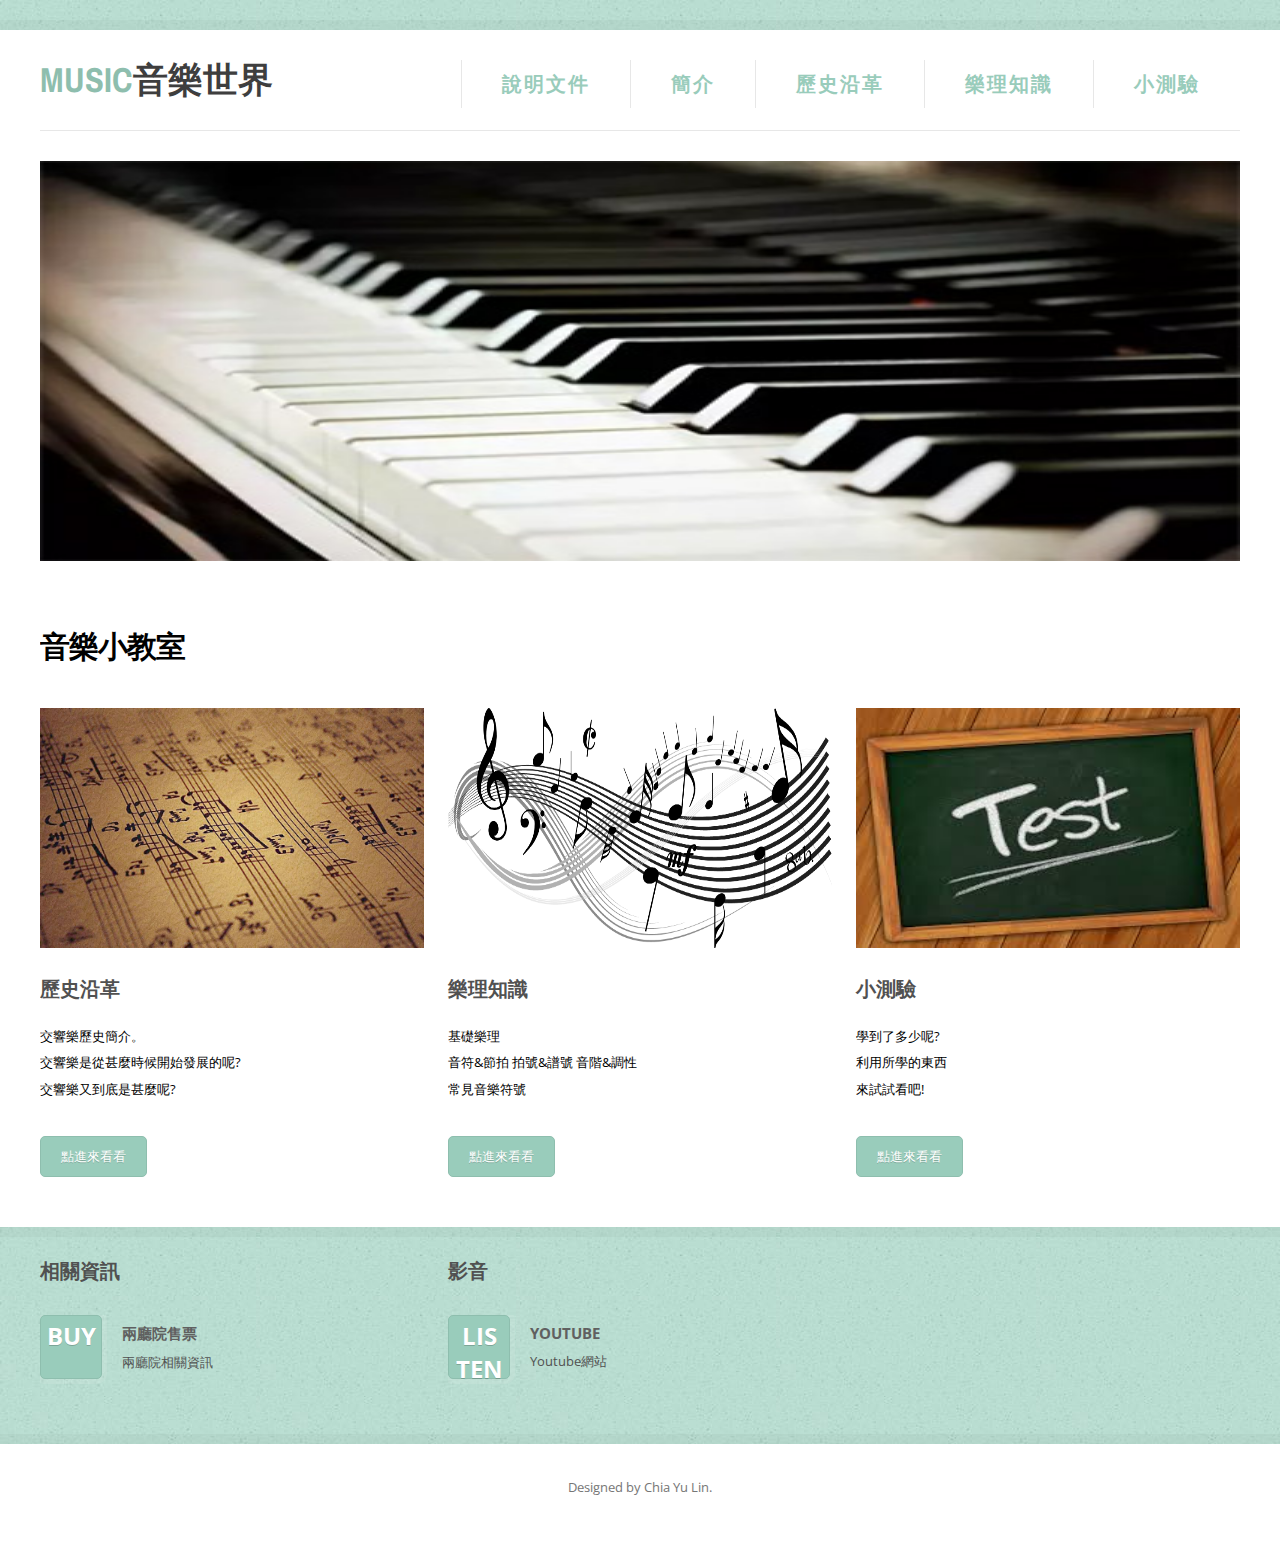
<file: index.html>
<!DOCTYPE HTML>

<html xmlns="http://www.w3.org/1999/xhtml">
<head>
	<meta http-equiv="Content-Type" content="text/html; charset=utf-8" charset="utf-8"/>
	<title>基礎樂理介紹</title>
	<meta name="keywords" content="" />
	<meta name="description" content="" />
	<link href="http://fonts.googleapis.com/css?family=Open+Sans:400,300,600,700|Archivo+Narrow:400,700" rel="stylesheet" type="text/css">
	<link href="default.css" rel="stylesheet" type="text/css" media="all" />
</head>
<body>
<div id="wrapper-bg">
	<div id="wrapper">
		<div id="header" class="container">
			<div id="logo">
				<h1><a href="#"><span>Music</span>音樂世界</a></h1>
			</div>
			<div id="menu">
				<ul>
					<li class="active"><a href="基礎樂理介紹-00657139.pptx" accesskey="1" title="">說明文件</a></li>
					<li class="active"><a href="introduce.html" accesskey="2" title="">簡介</a></li>
					<li class="active"><a href="history.html" accesskey="3" title="">歷史沿革</a></li>
					<li class="active"><a href="teach.html" accesskey="4" title="">樂理知識</a></li>
					<li class="active"><a href="test.html" accesskey="5" title="">小測驗</a></li>
				</ul>
			</div>
		</div>
		<div id="banner" class="container"> <img src="images/piano.jpg" width="1200" height="400" alt="" /> </div>
		<div id="three-column" class="container">
			<header>
				<h2>音樂小教室</h2>
			</header>
			<div class="tbox1">
				<div class="box-style box-style01">
					<div class="content"> <a href="history.html" class="image image-full"><img src="images/paper.jpg" alt="" height = "240"></a>
						<h2>歷史沿革</h2>
						<p>交響樂歷史簡介。<br>交響樂是從甚麼時候開始發展的呢?<br>交響樂又到底是甚麼呢?</p>
						<a href="history.html" class="button-style">點進來看看</a> </div>
				</div>
			</div>
			<div class="tbox2">
				<div class="box-style box-style02">
					<div class="content"> <a href="teach.html" class="image image-full"><img src="images/music.png" alt="" height = "240"></a>
						<h2>樂理知識</h2>
						<p>基礎樂理<br>音符&節拍         拍號&譜號         音階&調性<br>常見音樂符號</p>
						<a href="teach.html" class="button-style">點進來看看</a> </div>
				</div>
			</div>
			<div class="tbox3">
				<div class="box-style box-style03">
					<div class="content"> <a href="test.html" class="image image-full"><img src="images/test.jpg" alt="" height = "240"></a>
						<h2>小測驗 </h2>
						<p>學到了多少呢?<br>利用所學的東西<br>來試試看吧!</p>
						<a href="test.html" class="button-style">點進來看看</a> </div>
				</div>
			</div>
		</div>
		<div id="page">
			<div id="content"></div>
			<div id="sidebar"></div>
		</div>
	</div>
	<div id="footer-content" class="container">
		<div id="fbox1">
			<h2>相關資訊</h2>
			<ul class="style3">
				<li class="first">
					<p class="date"><a href="#"><b>Buy</b></a></p>
					<h3>兩廳院售票</h3>
					<p><a href="https://www.artsticket.com.tw/CKSCC2005/home/home00/index.aspx" target = "_blank">兩廳院相關資訊</a></p>
				</li>
			</ul>
		</div>
		<div id="fbox1">
			<h2>影音</h2>
			<ul class="style3">
				<li class="first">
					<p class="date"><a href="#"><b>Lis<br>ten</b></a></p>
					<h3>Youtube</h3>
					<p><a href="https://www.youtube.com/?gl=TW&hl=zh-TW" target = "_blank">Youtube網站</a></p>
				</li>
			</ul>
		</div>
	</div>
</div>
<div id="footer">
	<p>Designed by Chia Yu Lin.</p>
</div>
</body>
</html>
</file>
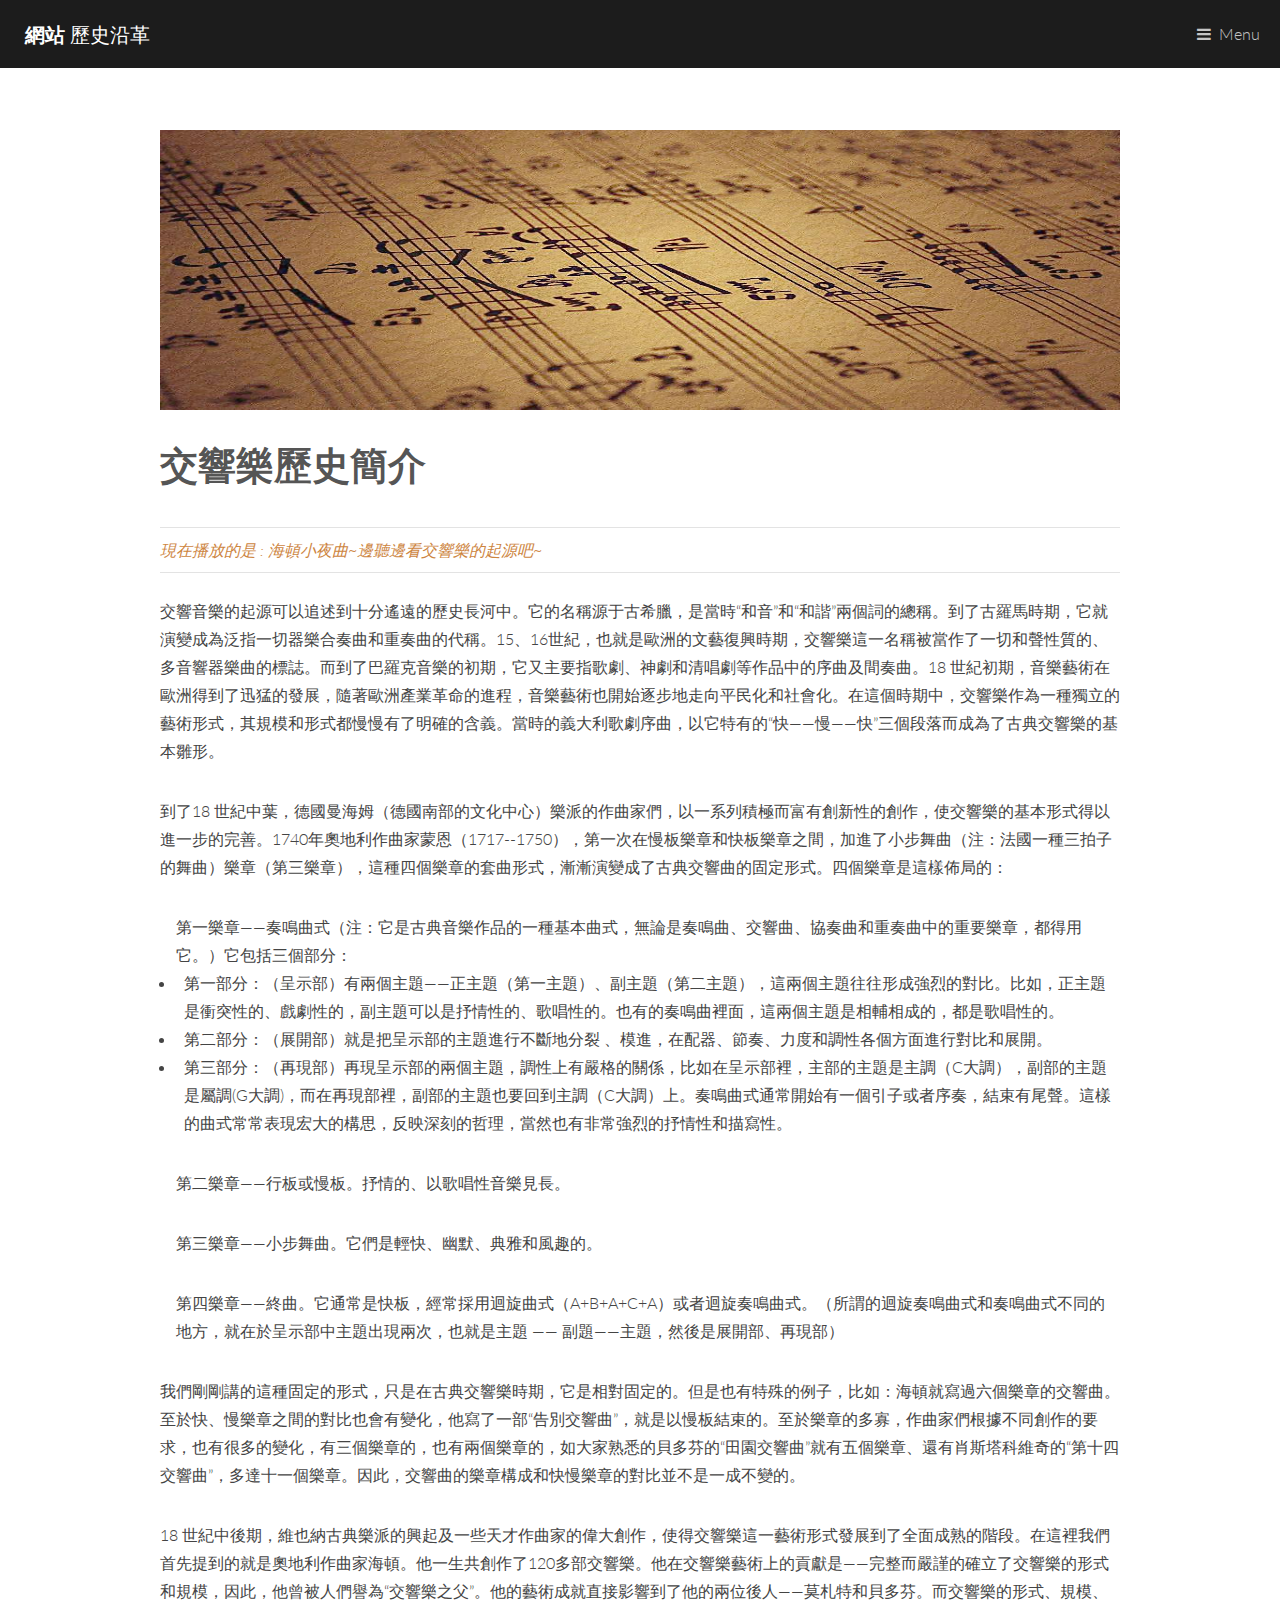
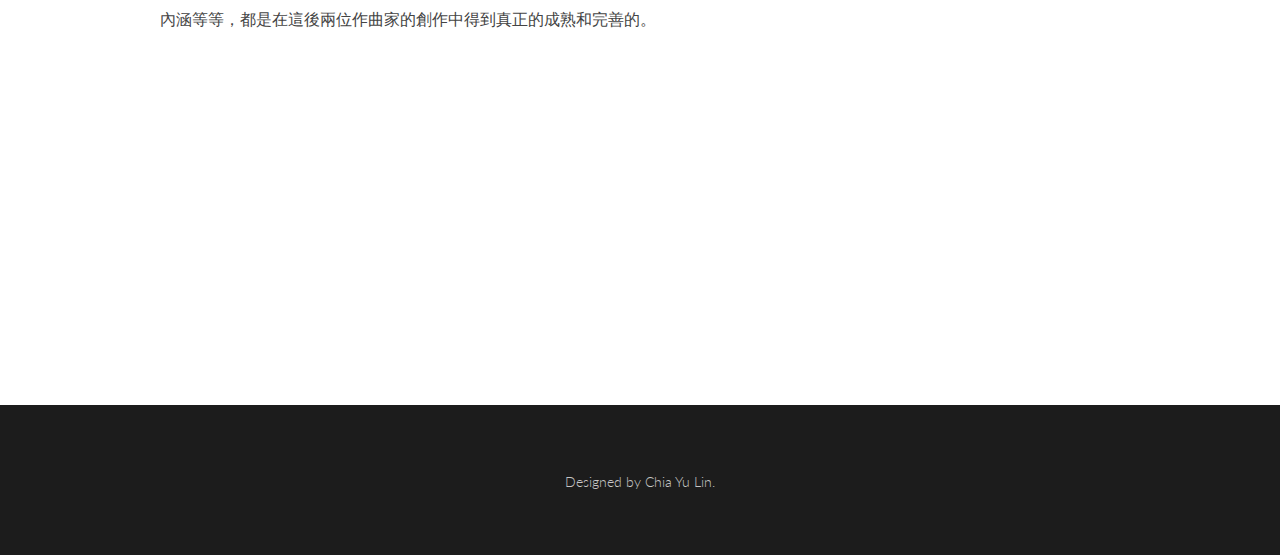
<file: history.html>
<!DOCTYPE HTML>

<html>
	<head>
		<title>歷史沿革</title>
		<meta charset="utf-8" />
		<meta name="viewport" content="width=device-width, initial-scale=1" />
		<link rel="stylesheet" href="assets/css/main.css" />
		<style type="text/css">
			.videoplay { position : relative; left : 150px;} 
		</style>
	</head>
	<body>
			<header id="header">
				<a class="logo"><strong>網站</strong>  歷史沿革</a>
				<nav>
					<a href="#menu">Menu</a>
				</nav>
			</header>

			<nav id="menu">
				<ul class="links">
					<li><a href="index.html">首頁</a></li>
					<li><a href="introduce.html">簡介</a></li>
					<li><a href="teach.html">樂理知識</a></li>
					<li><a href="test.html">小測驗</a></li>
				</ul>
			</nav>

			<section id="main">
				<div class="inner">
					<div class="image fit">
						<img src="images/paper.jpg" height = "280"/>
					</div>
					<header>
						<h1>交響樂歷史簡介</h1><p style = "color:#CD853F;">現在播放的是 : 海頓小夜曲~邊聽邊看交響樂的起源吧~</p>
					</header>
					<p>交響音樂的起源可以追述到十分遙遠的歷史長河中。它的名稱源于古希臘，是當時“和音”和“和諧”兩個詞的總稱。到了古羅馬時期，它就演變成為泛指一切器樂合奏曲和重奏曲的代稱。15、16世紀，也就是歐洲的文藝復興時期，交響樂這一名稱被當作了一切和聲性質的、多音響器樂曲的標誌。而到了巴羅克音樂的初期，它又主要指歌劇、神劇和清唱劇等作品中的序曲及間奏曲。18 世紀初期，音樂藝術在歐洲得到了迅猛的發展，隨著歐洲產業革命的進程，音樂藝術也開始逐步地走向平民化和社會化。在這個時期中，交響樂作為一種獨立的藝術形式，其規模和形式都慢慢有了明確的含義。當時的義大利歌劇序曲，以它特有的“快——慢——快”三個段落而成為了古典交響樂的基本雛形。</p>
					<p>到了18 世紀中葉，德國曼海姆（德國南部的文化中心）樂派的作曲家們，以一系列積極而富有創新性的創作，使交響樂的基本形式得以進一步的完善。1740年奧地利作曲家蒙恩（1717--1750），第一次在慢板樂章和快板樂章之間，加進了小步舞曲（注：法國一種三拍子的舞曲）樂章（第三樂章），這種四個樂章的套曲形式，漸漸演變成了古典交響曲的固定形式。四個樂章是這樣佈局的：</p>
					<p><ul>第一樂章——奏鳴曲式（注：它是古典音樂作品的一種基本曲式，無論是奏鳴曲、交響曲、協奏曲和重奏曲中的重要樂章，都得用它。）它包括三個部分：
					　　<li>第一部分：（呈示部）有兩個主題——正主題（第一主題）、副主題（第二主題），這兩個主題往往形成強烈的對比。比如，正主題是衝突性的、戲劇性的，副主題可以是抒情性的、歌唱性的。也有的奏鳴曲裡面，這兩個主題是相輔相成的，都是歌唱性的。
					　　</li><li>第二部分：（展開部）就是把呈示部的主題進行不斷地分裂 、模進，在配器、節奏、力度和調性各個方面進行對比和展開。
					　　</li><li>第三部分：（再現部）再現呈示部的兩個主題，調性上有嚴格的關係，比如在呈示部裡，主部的主題是主調（C大調），副部的主題是屬調(G大調)，而在再現部裡，副部的主題也要回到主調（C大調）上。奏鳴曲式通常開始有一個引子或者序奏，結束有尾聲。這樣的曲式常常表現宏大的構思，反映深刻的哲理，當然也有非常強烈的抒情性和描寫性。
					　　</li></ul>
						<ul>第二樂章——行板或慢板。抒情的、以歌唱性音樂見長。
					　　</ul><ul>第三樂章——小步舞曲。它們是輕快、幽默、典雅和風趣的。
					　　</ul><ul>第四樂章——終曲。它通常是快板，經常採用迴旋曲式（A+B+A+C+A）或者迴旋奏鳴曲式。（所謂的迴旋奏鳴曲式和奏鳴曲式不同的地方，就在於呈示部中主題出現兩次，也就是主題 —— 副題——主題，然後是展開部、再現部）</p>
						</ul>	
					<p>我們剛剛講的這種固定的形式，只是在古典交響樂時期，它是相對固定的。但是也有特殊的例子，比如：海頓就寫過六個樂章的交響曲。至於快、慢樂章之間的對比也會有變化，他寫了一部“告別交響曲”，就是以慢板結束的。至於樂章的多寡，作曲家們根據不同創作的要求，也有很多的變化，有三個樂章的，也有兩個樂章的，如大家熟悉的貝多芬的“田園交響曲”就有五個樂章、還有肖斯塔科維奇的“第十四交響曲”，多達十一個樂章。因此，交響曲的樂章構成和快慢樂章的對比並不是一成不變的。</p>
					<p>18 世紀中後期，維也納古典樂派的興起及一些天才作曲家的偉大創作，使得交響樂這一藝術形式發展到了全面成熟的階段。在這裡我們首先提到的就是奧地利作曲家海頓。他一生共創作了120多部交響樂。他在交響樂藝術上的貢獻是——完整而嚴謹的確立了交響樂的形式和規模，因此，他曾被人們譽為“交響樂之父”。他的藝術成就直接影響到了他的兩位後人——莫札特和貝多芬。而交響樂的形式、規模、內涵等等，都是在這後兩位作曲家的創作中得到真正的成熟和完善的。</p>
				</div>
				
			</section>
			<div class = "videoplay">
				<iframe width="500" height="300" src="https://www.youtube.com/embed/FHxIFd0dcTk?rel=0&autoplay=1&loop=1&playlist=FHxIFd0dcTk" frameborder="0" 
						allowfullscreen="true"allow="autoplay; encrypted-media">
				</iframe>
				
			</div>
			<footer id="footer">
				<div class="copyright">
					<a>Designed by Chia Yu Lin.</a>
				</div>
			</footer>

			<script src="assets/js/jquery.min.js"></script>
			<script src="assets/js/jquery.scrolly.min.js"></script>
			<script src="assets/js/skel.min.js"></script>
			<script src="assets/js/util.js"></script>
			<script src="assets/js/main.js"></script>

	</body>
</html>
</file>
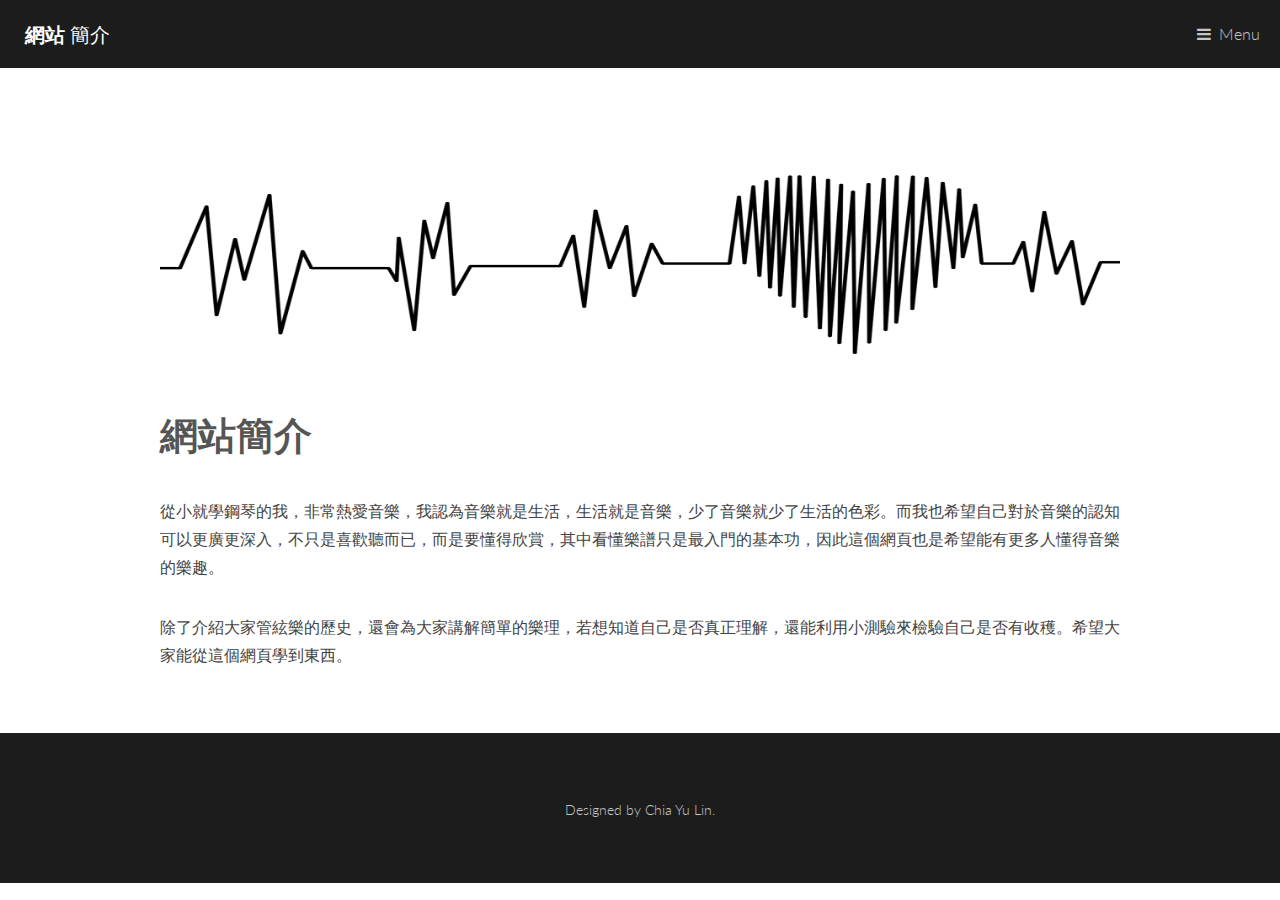
<file: introduce.html>
<!DOCTYPE HTML>

<html>
	<head>
		<title>網站簡介</title>
		<meta charset="utf-8" />
		<meta name="viewport" content="width=device-width, initial-scale=1" />
		<link rel="stylesheet" href="assets/css/main.css" />
	</head>
	<body>
			<header id="header">
				<a class="logo"><strong>網站</strong>  簡介</a>
				<nav>
					<a href="#menu">Menu</a>
				</nav>
			</header>

			<nav id="menu">
				<ul class="links">
					<li><a href="index.html">首頁</a></li>
					<li><a href="history.html">歷史沿革</a></li>
					<li><a href="teach.html">樂理知識</a></li>
					<li><a href="test.html">小測驗</a></li>
				</ul>
			</nav>

			<section id="main">
				<div class="inner">
					<div class="image fit">
						<img src="images/heart.png" height = "250"/>
					</div>
					<header>
						<h1>網站簡介</h1>
					</header>
					<p>從小就學鋼琴的我，非常熱愛音樂，我認為音樂就是生活，生活就是音樂，少了音樂就少了生活的色彩。而我也希望自己對於音樂的認知可以更廣更深入，不只是喜歡聽而已，而是要懂得欣賞，其中看懂樂譜只是最入門的基本功，因此這個網頁也是希望能有更多人懂得音樂的樂趣。</p>
					<p>除了介紹大家管絃樂的歷史，還會為大家講解簡單的樂理，若想知道自己是否真正理解，還能利用小測驗來檢驗自己是否有收穫。希望大家能從這個網頁學到東西。</p>
					</div>
			</section>

			<footer id="footer">
				<div class="copyright">
					<a>Designed by Chia Yu Lin.</a>
				</div>
			</footer>

			<script src="assets/js/jquery.min.js"></script>
			<script src="assets/js/jquery.scrolly.min.js"></script>
			<script src="assets/js/skel.min.js"></script>
			<script src="assets/js/util.js"></script>
			<script src="assets/js/main.js"></script>

	</body>
</html>
</file>
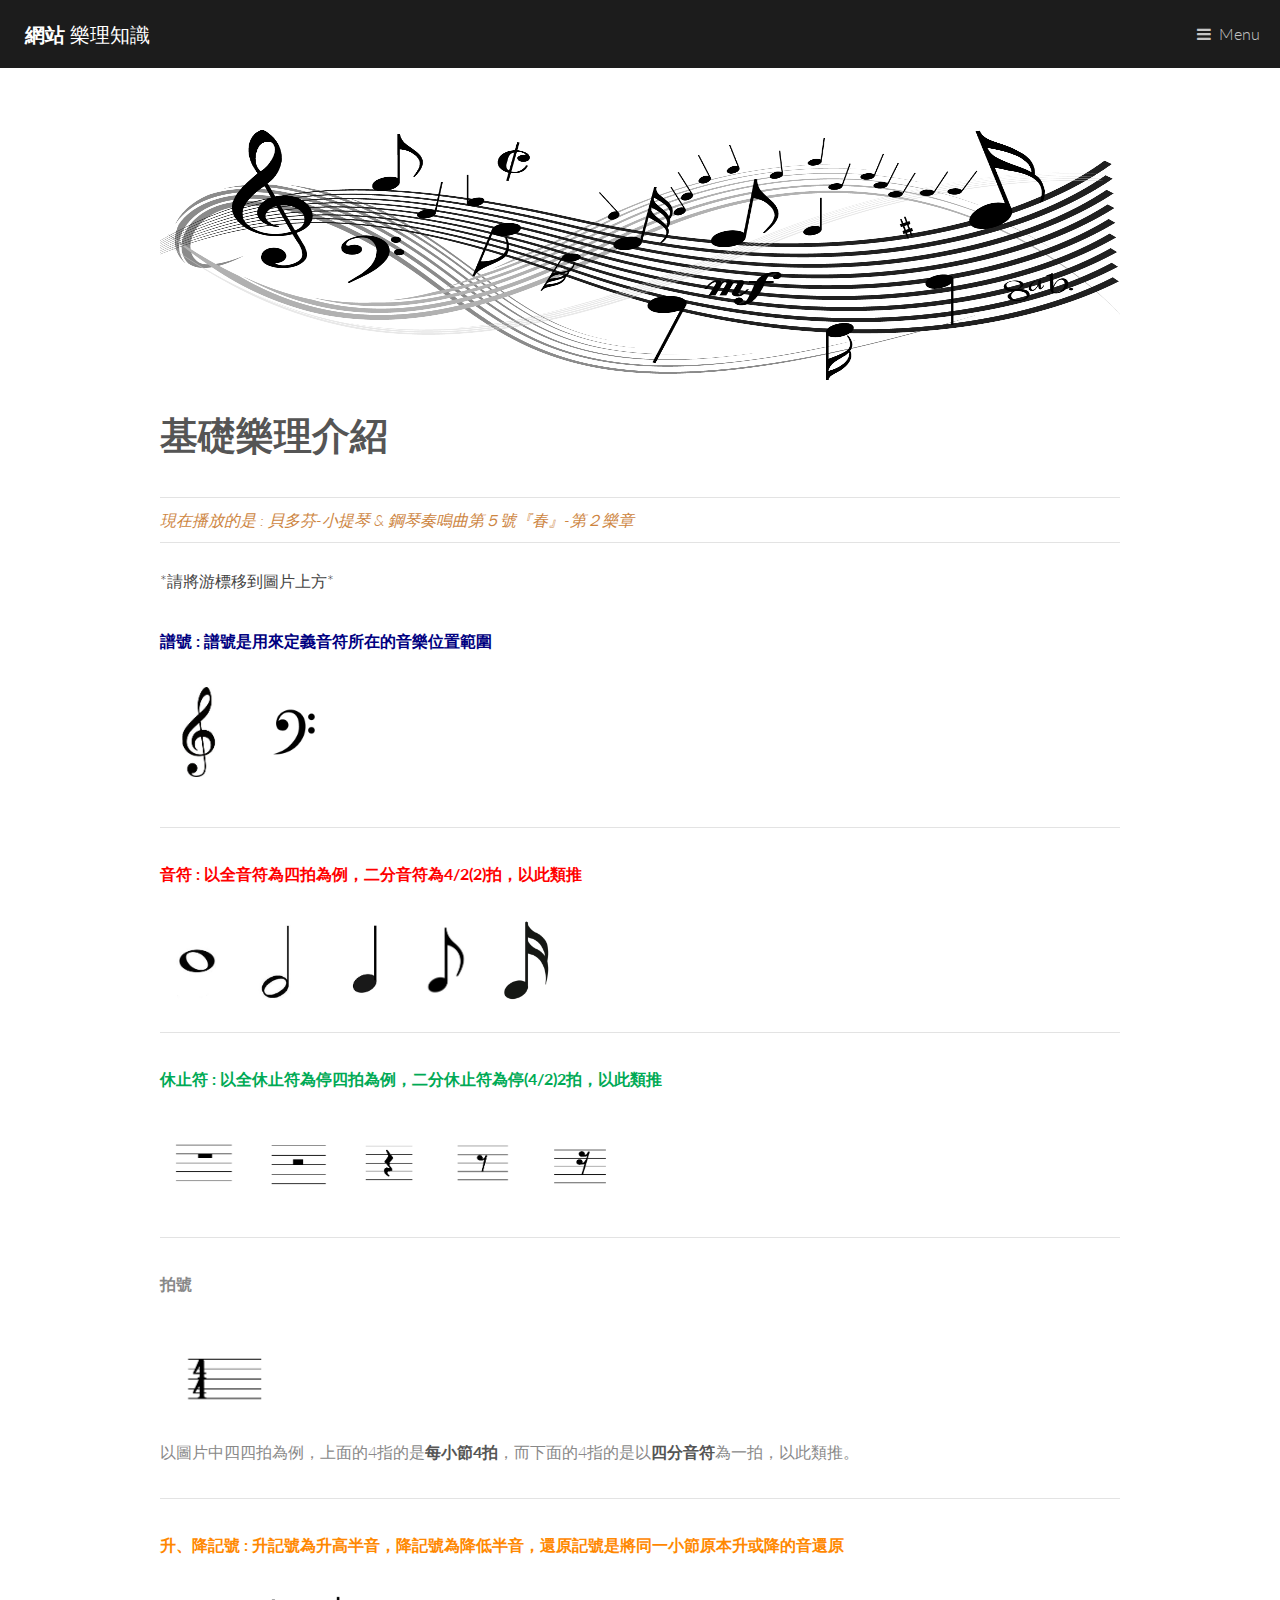
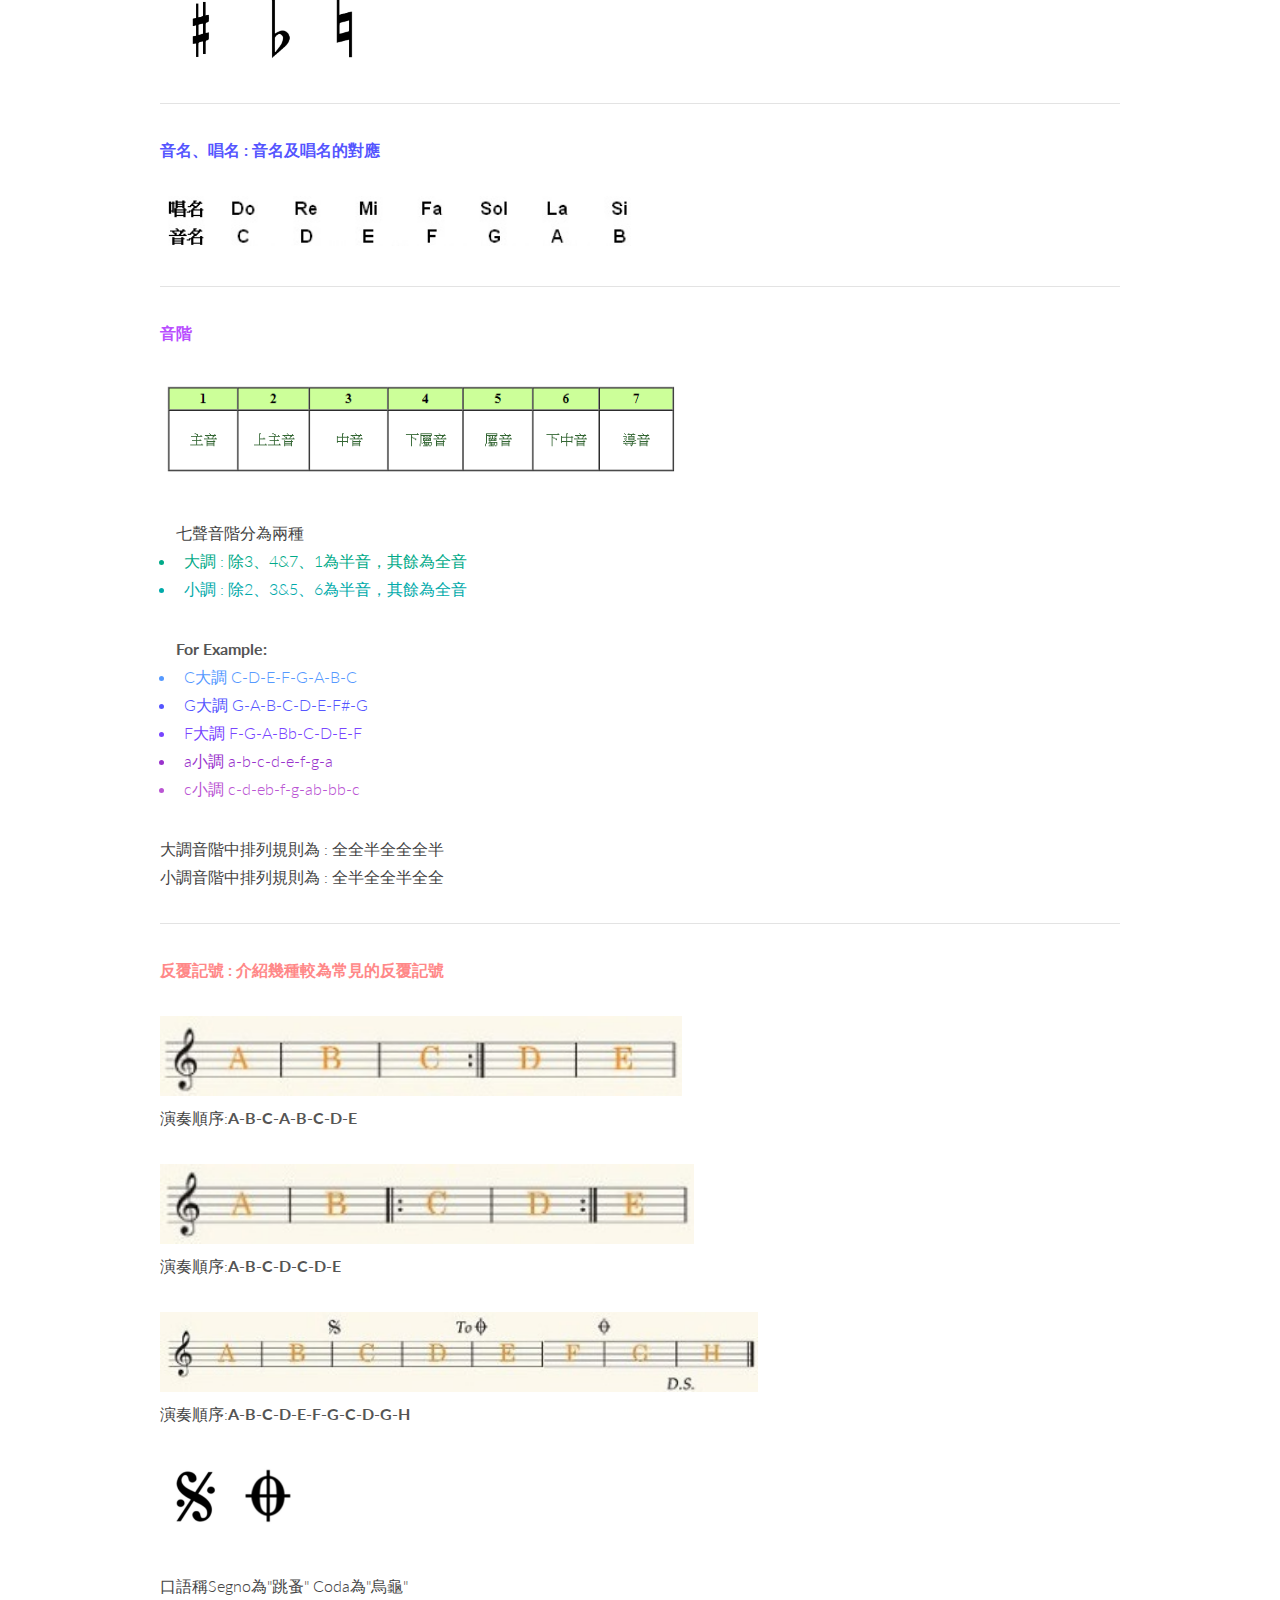
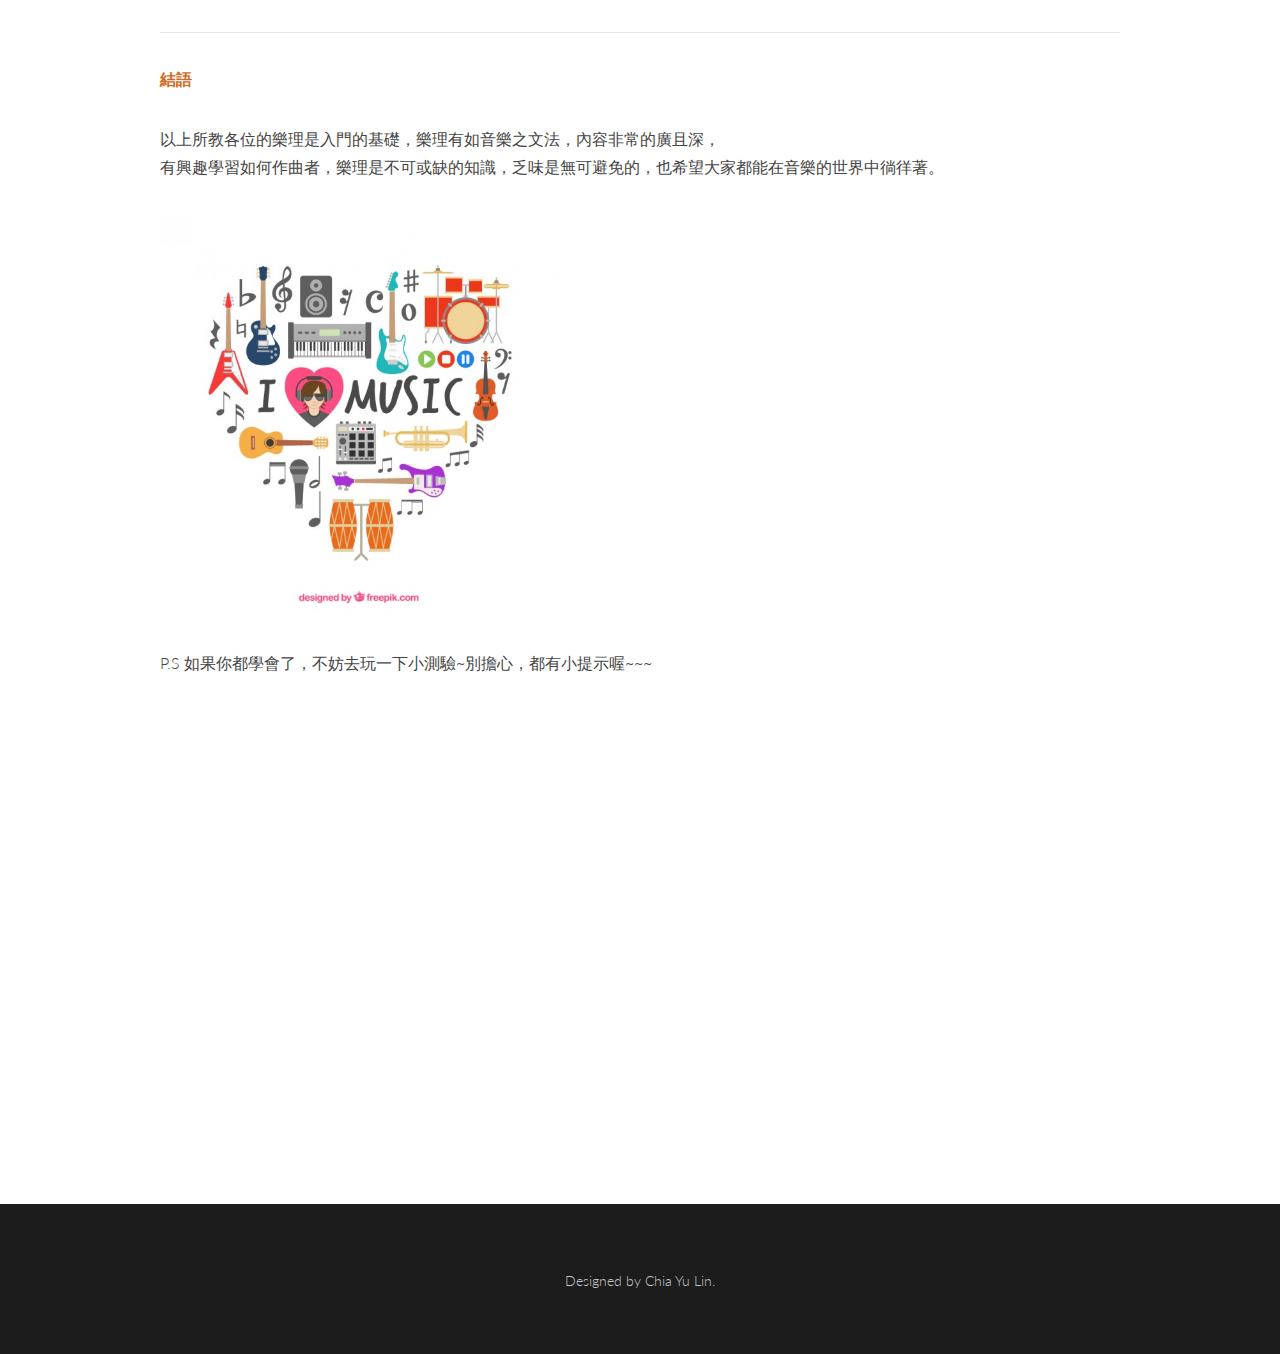
<file: teach.html>
<!DOCTYPE HTML>

<html>
	<head>
		<title>樂理知識</title>
		<meta charset="utf-8" />
		<meta name="viewport" content="width=device-width, initial-scale=1" />
		<link rel="stylesheet" href="assets/css/main.css" />
		<style type="text/css">
			.譜號,.音符,.休止符,.升降,.反覆記號{ float : left;}
		</style>
	</head>
	<body>
			<header id="header">
				<a class="logo"><strong>網站</strong>  樂理知識</a>
				<nav>
					<a href="#menu">Menu</a>
				</nav>
			</header>

			<nav id="menu">
				<ul class="links">
					<li><a href="index.html">首頁</a></li>
					<li><a href="introduce.html">簡介</a></li>
					<li><a href="history.html">歷史沿革</a></li>
					<li><a href="test.html">小測驗</a></li>
				</ul>
			</nav>

			<section id="main">
				<div class="inner">
					<div class="image fit">
						<img src="images/music.png" height = "250"/>
					</div>
					<header>
						<h1>基礎樂理介紹</h1>
						<p style = "color:#CD853F;">現在播放的是 : 貝多芬-小提琴 & 鋼琴奏鳴曲第５號『春』-第２樂章</p>
					</header>
					<p>*請將游標移到圖片上方*</p>
					<div class = "譜號">
						<p style = "color:navy;font-weight:bold;">譜號 : 譜號是用來定義音符所在的音樂位置範圍</p>
						<span class = "譜號"><img src = "images/高音譜記號.jpg" height = "90" id = "a-high">
							<div id = "msg6" style = "color:navy; font-weight:bold;"></div></span>
						<span class = "譜號"><img src = "images/低音譜記號.jpg" height = "90" id = "a-low">
							<div id = "msg7" style = "color:navy; font-weight:bold;"></div></span>
					</div><br><br><br><br><br><br><hr>
					<div class = "音符">
						<p style = "color:red;font-weight:bold;">音符 : 以全音符為四拍為例，二分音符為4/2(2)拍，以此類推</p>
						<span class = "音符"><img src = "images/全音符.jpg" height = "80" id = "1">
							<div id = "msg1" style = "color:red; font-weight:bold;"></div></span>
						<span class = "音符"><img src = "images/二分音符.jpg" height = "80" id = "2">
							<div id = "msg2" style = "color:red; font-weight:bold;"></div></span>
						<span class = "音符"><img src = "images/四分音符.png" height = "80" id = "4">
							<div id = "msg3" style = "color:red; font-weight:bold;"></div></span>
						<span class = "音符"><img src = "images/八分音符.jpeg" height = "80" id = "8">
							<div id = "msg4" style = "color:red; font-weight:bold;"></div></span>
						<span class = "音符"><img src = "images/十六分音符.jpg" height = "80" id = "16">
							<div id = "msg5" style = "color:red; font-weight:bold;"></div></span>
					</div><br><br><br><br><br><hr>
					<div class = "休止符">
						<p style = "color:#00AA55;font-weight:bold;">休止符 : 以全休止符為停四拍為例，二分休止符為停(4/2)2拍，以此類推</p>
						<span class = "休止符"><img src = "images/全休止符.png" height = "80" id = "1-stop">
							<div id = "msg8" style = "color:#00AA55; font-weight:bold;"></div></span>
						<span class = "休止符"><img src = "images/二分休止符.png" height = "80" id = "2-stop">
							<div id = "msg9" style = "color:#00AA55; font-weight:bold;"></div></span>
						<span class = "休止符"><img src = "images/四分休止符.png" height = "80" id = "4-stop">
							<div id = "msg10" style = "color:#00AA55; font-weight:bold;"></div></span>
						<span class = "休止符"><img src = "images/八分休止符.png" height = "80" id = "8-stop">
							<div id = "msg11" style = "color:#00AA55; font-weight:bold;"></div></span>
						<span class = "休止符"><img src = "images/十六分休止符.png" height = "80" id = "16-stop">
							<div id = "msg12" style = "color:#00AA55; font-weight:bold;"></div></span>
					</div><br><br><br><br><br><hr>
					<div class = "拍號">
						<p style = "color:#888888;font-weight:bold;">拍號</p>
						<span><img src = "images/拍號.png" height = "100">
							<p style = "color:#888888;">以圖片中四四拍為例，上面的4指的是<strong>每小節4拍</strong>，而下面的4指的是以<strong>四分音符</strong>為一拍，以此類推。</p><span>
					</div><hr>
					<div class = "升降">
						<p style = "color:#FF8800;font-weight:bold;">升、降記號 : 升記號為升高半音，降記號為降低半音，還原記號是將同一小節原本升或降的音還原</p>
						<span class = "升降"><img src = "images/升記號.png" height = "80" id = "higher">
							<div id = "msg13" style = "color:#FF8800; font-weight:bold;"></div></span>
						<span class = "升降"><img src = "images/降記號.png" height = "80" id = "lower">
							<div id = "msg14" style = "color:#FF8800; font-weight:bold;"></div></span>
						<span class = "升降"><img src = "images/還原記號.png" height = "80" id = "back">
							<div id = "msg15" style = "color:#FF8800; font-weight:bold;"></div></span>
					</div><br><br><br><br><br><hr>
					<div class = "音唱名">
						<p style = "color:#5555FF;font-weight:bold;">音名、唱名 : 音名及唱名的對應</p>
						<span><img src = "images/音名唱名.jpg" height = "50"></span>
					</div><hr>
					<div class = "音階">
						<p style = "color:#B94FFF;font-weight:bold;">音階</p>
						<span><img src = "images/音階.png" height = "100">
							<p><ul>七聲音階分為兩種<li style = "color:#00AA88;">大調 : 除3、4&7、1為半音，其餘為全音</li>
								<li style = "color:#00AAAA;">小調 : 除2、3&5、6為半音，其餘為全音</li></ul></p>
							<p><ul><strong>For Example:</strong>
							<li style = "color:#5599FF;">C大調 C-D-E-F-G-A-B-C</li>
							<li style = "color:#5555FF;">G大調 G-A-B-C-D-E-F#-G</li>
							<li style = "color:#7744FF;">F大調 F-G-A-Bb-C-D-E-F</li>
							<li style = "color:#9932CC;">a小調 a-b-c-d-e-f-g-a</li>
							<li style = "color:#BA55D3;">c小調 c-d-eb-f-g-ab-bb-c</li></ul></p>
							<p>大調音階中排列規則為 : 全全半全全全半<br>小調音階中排列規則為 : 全半全全半全全</p>
						</span>
					</div><hr>
					<div>
						<p style = "color:#FF8888;font-weight:bold;">反覆記號 : 介紹幾種較為常見的反覆記號</p>
						<img src = "images/repeat-1.jpg" height = "80">
							<p>演奏順序:<strong>A-B-C-A-B-C-D-E</strong></p>
						<img src = "images/repeat-2.jpg" height = "80">
							<p>演奏順序:<strong>A-B-C-D-C-D-E</strong></p>
						<img src = "images/repeat-3.jpg" height = "80">
							<p>演奏順序:<strong>A-B-C-D-E-F-G-C-D-G-H</strong></p>
						<span class = "反覆記號"><img src = "images/repeat-4.jpg" height = "70" id = "repeat1">
							<div id = "msg16" style = "color:#FF8888; font-weight:bold;"></div></span>
						<span class = "反覆記號"><img src = "images/repeat-5.jpg" height = "70" id = "repeat2">
							<div id = "msg17" style = "color:#FF8888; font-weight:bold;"></div></span><br><br><br><br>
						<p>口語稱Segno為"跳蚤" Coda為"烏龜"</p>
					</div><hr>
					<div class = "結語">
						<p style = "color:#D2691E;font-weight:bold;">結語</p>
						<p>以上所教各位的樂理是入門的基礎，樂理有如音樂之文法，內容非常的廣且深，<br>有興趣學習如何作曲者，樂理是不可或缺的知識，乏味是無可避免的，也希望大家都能在音樂的世界中徜徉著。</p>
						<img src = "images/lovemusic.jpg" height = "400">
					</div><br>
					<div>
						<p>P.S 如果你都學會了，不妨去玩一下小測驗~別擔心，都有小提示喔~~~</p>
					</div>
					<div class = "videoplay">
						<iframe width="560" height="315" src="https://www.youtube.com/embed/82LDOETuRRo?rel=0&autoplay=1&loop=1&playlist=82LDOETuRRo" frameborder="0" 
						allowfullscreen="true"allow="autoplay; encrypted-media"></iframe>
					</div>
				</div>
			</section>
			<br><br><br><br><br>
			<footer id="footer">
				<div class="copyright">
					<a>Designed by Chia Yu Lin.</a>
				</div>
			</footer>
			<script type="text/javascript">
				function mouseOver(e){
					if(e.target.getAttribute("id") == "1")
						document.getElementById("msg1").innerHTML = "全音符";
					if(e.target.getAttribute("id") == "2")
						document.getElementById("msg2").innerHTML = "二分音符";
					if(e.target.getAttribute("id") == "4")
						document.getElementById("msg3").innerHTML = "四分音符";
					if(e.target.getAttribute("id") == "8")
						document.getElementById("msg4").innerHTML = "八分音符";
					if(e.target.getAttribute("id") == "16")
						document.getElementById("msg5").innerHTML = "十六分音符";
					if(e.target.getAttribute("id") == "a-high")
						document.getElementById("msg6").innerHTML = "高音譜記號";
					if(e.target.getAttribute("id") == "a-low")
						document.getElementById("msg7").innerHTML = "低音譜記號";
					if(e.target.getAttribute("id") == "1-stop")
						document.getElementById("msg8").innerHTML = "全休止符";
					if(e.target.getAttribute("id") == "2-stop")
						document.getElementById("msg9").innerHTML = "二分休止符";
					if(e.target.getAttribute("id") == "4-stop")
						document.getElementById("msg10").innerHTML = "四分休止符";
					if(e.target.getAttribute("id") == "8-stop")
						document.getElementById("msg11").innerHTML = "八分休止符";
					if(e.target.getAttribute("id") == "16-stop")
						document.getElementById("msg12").innerHTML = "十六分休止符";
					if(e.target.getAttribute("id") == "higher")
						document.getElementById("msg13").innerHTML = "升記號";
					if(e.target.getAttribute("id") == "lower")
						document.getElementById("msg14").innerHTML = "降記號";
					if(e.target.getAttribute("id") == "back")
						document.getElementById("msg15").innerHTML = "還原記號";
					if(e.target.getAttribute("id") == "repeat1")
						document.getElementById("msg16").innerHTML = "Segno";
					if(e.target.getAttribute("id") == "repeat2")
						document.getElementById("msg17").innerHTML = "Coda";
				}
				
				function mouseOut(e){
					if(e.target.getAttribute("id") == "1")
						document.getElementById("msg1").innerHTML = "";
					if(e.target.getAttribute("id") == "2")
						document.getElementById("msg2").innerHTML = "";
					if(e.target.getAttribute("id") == "4")
						document.getElementById("msg3").innerHTML = "";
					if(e.target.getAttribute("id") == "8")
						document.getElementById("msg4").innerHTML = "";
					if(e.target.getAttribute("id") == "16")
						document.getElementById("msg5").innerHTML = "";
					if(e.target.getAttribute("id") == "a-high")
						document.getElementById("msg6").innerHTML = "";
					if(e.target.getAttribute("id") == "a-low")
						document.getElementById("msg7").innerHTML = "";
					if(e.target.getAttribute("id") == "1-stop")
						document.getElementById("msg8").innerHTML = "";
					if(e.target.getAttribute("id") == "2-stop")
						document.getElementById("msg9").innerHTML = "";
					if(e.target.getAttribute("id") == "4-stop")
						document.getElementById("msg10").innerHTML = "";
					if(e.target.getAttribute("id") == "8-stop")
						document.getElementById("msg11").innerHTML = "";
					if(e.target.getAttribute("id") == "16-stop")
						document.getElementById("msg12").innerHTML = "";
					if(e.target.getAttribute("id") == "higher")
						document.getElementById("msg13").innerHTML = "";
					if(e.target.getAttribute("id") == "lower")
						document.getElementById("msg14").innerHTML = "";
					if(e.target.getAttribute("id") == "back")
						document.getElementById("msg15").innerHTML = "";
					if(e.target.getAttribute("id") == "repeat1")
						document.getElementById("msg16").innerHTML = "";
					if(e.target.getAttribute("id") == "repeat2")
						document.getElementById("msg17").innerHTML = "";
				}
				
				document.addEventListener( "mouseover", mouseOver, false );
				document.addEventListener( "mouseout", mouseOut, false );

			</script>
			<script src="assets/js/jquery.min.js"></script>
			<script src="assets/js/jquery.scrolly.min.js"></script>
			<script src="assets/js/skel.min.js"></script>
			<script src="assets/js/util.js"></script>
			<script src="assets/js/main.js"></script>

	</body>
</html>
</file>
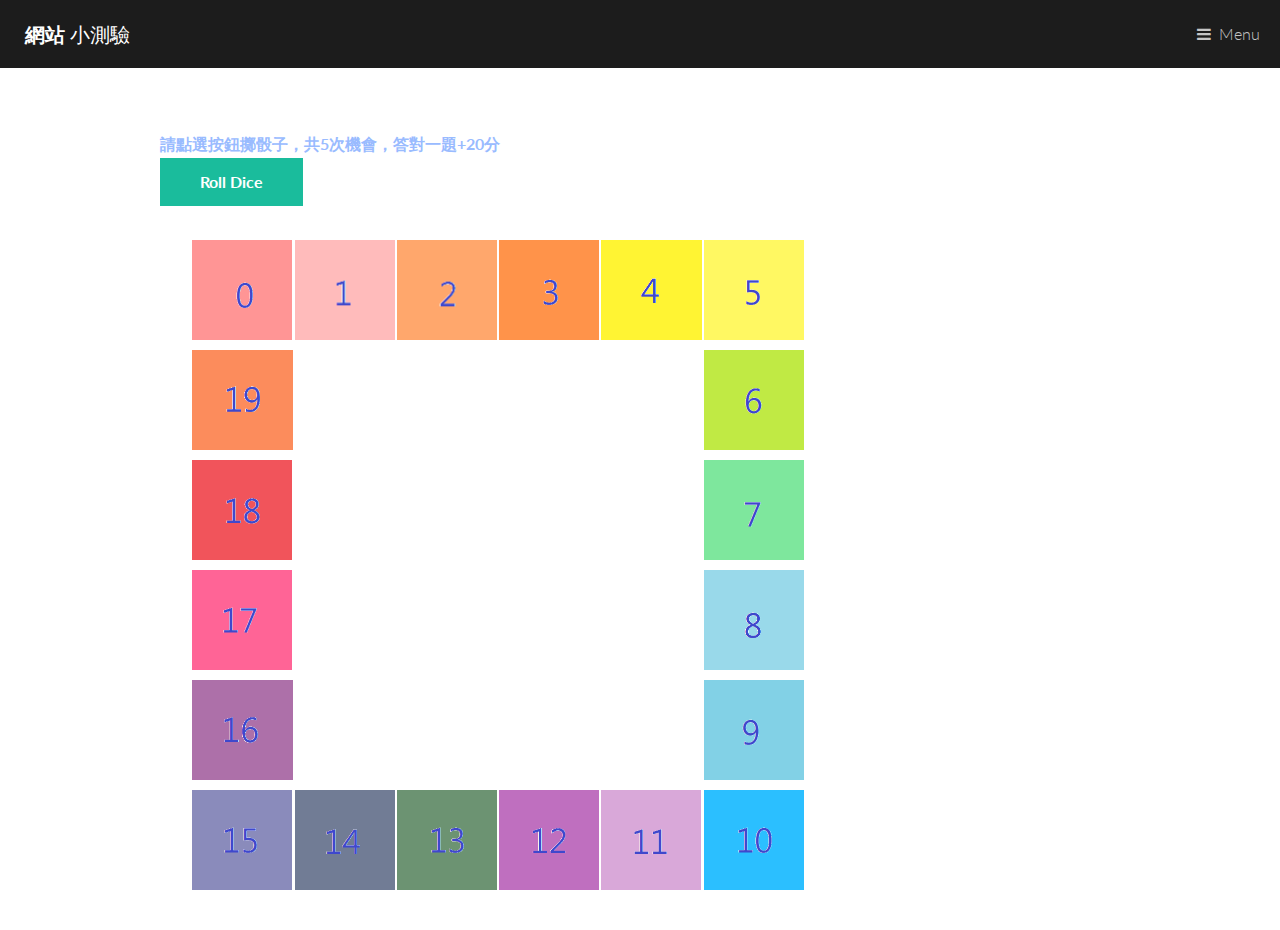
<file: test.html>
<!DOCTYPE HTML>

<html>
	<head>
		<title>小測驗</title>
		<meta charset="utf-8" />
		<meta name="viewport" content="width=device-width, initial-scale=1" />
		<link rel="stylesheet" href="assets/css/main.css" />
		<style type="text/css">
			li {list-style-type:none;}
			#table {float:left;}
		</style>
	</head>
	<body>
			<header id="header">
				<a class="logo"><strong>網站</strong>  小測驗</a>
				<nav>
					<a href="#menu">Menu</a>
				</nav>
			</header>

			<nav id="menu">
				<ul class="links">
					<li><a href="index.html">首頁</a></li>
					<li><a href="introduce.html">簡介</a></li>
					<li><a href="history.html">歷史沿革</a></li>
					<li><a href="teach.html">樂理知識</a></li>
				</ul>
			</nav>

			<section id="main">
				<audio id = "sound" preload = "auto">
					<source src = "applause.mp3" type = "audio/mpeg">
				</audio>
				<div class="inner">
					<div id = "dice">
						<span style = "color:#99BBFF; font-weight:bold;">請點選按鈕擲骰子，共5次機會，答對一題+20分</span><br>
						<input id = "rollButton" type = "button" value = "Roll Dice">
					</div>
					<div id="display"></div>
					<table id = "table">
						<tr>
						<tbody>
							<td id = "20"><img src = "images/map20.png" height = "100"></td>
							<td id = "1"><img src = "images/map1.png" height = "100"></td>
							<td id = "2"><img src = "images/map2.png" height = "100"></td>
							<td id = "3"><img src = "images/map3.png" height = "100"></td>
							<td id = "4"><img src = "images/map4.png" height = "100"></td>
							<td id = "5"><img src = "images/map5.png" height = "100"></td>
						</tr>
						<tr>
							<td id = "19"><img src = "images/map19.png" height = "100"></td>
							<td colspan = "4"></td>
							<td id = "6"><img src = "images/map6.png" height = "100"></td>
						</tr>
						<tr>
							<td id = "18"><img src = "images/map18.png" height = "100"></td>
							<td></td>
							<td colspan = "2" rowspan = "2">
								<img id = "die1" src = "images/blank.png" height = "90" style = "position:relative;top:40px;left:50px;" alt = "blank image">
							</td>
							<td></td>
							<td id = "7"><img src = "images/map7.png" height = "100"></td>
						</tr>
						<tr>
							<td id = "17"><img src = "images/map17.png" height = "100"></td>
							<td colspan = "4"></td>
							<td id = "8"><img src = "images/map8.png" height = "100"></td>
						</tr>
						<tr>
							<td id = "16"><img src = "images/map16.png" height = "100"></td>
							<td colspan = "4"></td>
							<td id = "9"><img src = "images/map9.png" height = "100"></td>
						</tr>
						<tr>
							<td id = "15"><img src = "images/map15.png" height = "100"></td>
							<td id = "14"><img src = "images/map14.png" height = "100"></td>
							<td id = "13"><img src = "images/map13.png" height = "100"></td>
							<td id = "12"><img src = "images/map12.png" height = "100"></td>
							<td id = "11"><img src = "images/map11.png" height = "100"></td>
							<td id = "10"><img src = "images/map10.png" height = "100"></td>
						</tr>
					</tbody>
					</table>
					<div id = "question"></div>
					<div id = "block" style = "display:none;">
						<p>
							<label>Your answer:
							<form>
								<select name="YourLocation" id = "answer" style="width:20%;">
								　<option value="a">a</option>
								　<option value="b">b</option>
								　<option value="c">c</option>
								　<option value="d">d</option>
								</select>
							</form>
							</label>
						</p>
						<input id = "sure" type = "button" value = "確定" onclick = "check();">
					</div><br>
					<button id = "hintbotton" style = "display:none;">HINT</button>
					<div id = "hint" style = "display:none;">
					</div>
					<div id = "endbutton" style = "display:none;">
						<input type = "button" value = "結束" onclick = "end();">
					</div>
					<div id = "nameblock" style = "display:none;">
						<p>
							<label>Your name:
							<input type = "text" id = "name" style="width:40%;"/>
							</label>
						</p>
						<input id = "sure1" type = "button" value = "確定" onclick = "check1();">
					</div>
					<div id = "displayscore"></div>
					<table id = "record" style = "display:none;">
						<thead><tr><th>Name</th><th>Score</th></tr></thead>
						<tbody id = "searches"></tbody>
					</table>
					<div id = "clearrecord" style = "display:none;">
						<input type = "button" value = "清除" onclick = "clearall();">
					</div>
				</div>
			</section>

			
			<script>
				var die1Image, die1Value, count = 0, time = 0, score = 0, question;
				var key, val, keys;
				
				function start(){
					var button = document.getElementById( "rollButton" );
					button.addEventListener( "click", rollDice, false );
					die1Image = document.getElementById( "die1" );
				 }
				
				
				function rollDice(){
					setImage1( die1Image );
					var divObject = document.getElementById("display");
					divObject.innerHTML = "";
				} 
				
				function setImage1( die1Img ){
					die1Value = Math.floor( 1 + Math.random() * 6 );
					die1Img.setAttribute( "src", "images/die" + die1Value + ".png" );
					die1Img.setAttribute( "alt", "die image with " + die1Value + " spot(s)" );
					document.getElementById("question").style.display = "block";
					document.getElementById("block").style.display = "block";
					document.getElementById("hint").style.display = "none";
					if(time > 0)
						document.getElementById(""+count+"").innerHTML = "<img src = 'images/map"+count+".png' height = '100'>";
					count = die1Value + count;
					if(count > 20)
						count = count - 20;
					document.getElementById(""+count+"").innerHTML = "<img src = 'images/you.png' height = '100'>";
					question = document.getElementById("question");
					question.innerHTML = "";
					play();
				} 
				
				function play(){
					
					if(count == 1){
						question.innerHTML = "<ul>古典交響曲的固定形式是幾個樂章所形成的?<li>a.1</li> <li>b.2</li> <li>c.3</li> <li>d.4</li></ul>";
						document.getElementById("block").style.display = "block";
						document.getElementById("hintbotton").style.display = "block";
						document.getElementById("rollButton").disabled= true;
						document.getElementById("hint").innerHTML = "<p style = 'color:#AAAAAA;'>4個樂章~~~<p>";
						$("#hintbotton").click(function(){ $("#hint").show();
						});
					}
					else if(count == 2){
						question.innerHTML = "<ul>古典交響曲的第一樂章<strong>不</strong>包含哪個部份?<li>a.發展部</li> <li>b.展開部</li> <li>c.呈示部</li> <li>d.再現部</li></ul>";
						document.getElementById("block").style.display = "block";
						document.getElementById("hintbotton").style.display = "block";
						document.getElementById("rollButton").disabled= true;
						document.getElementById("hint").innerHTML = "<p style = 'color:#AAAAAA;'>沒有發展部~~~</p>";
						$("#hintbotton").click(function(){ $("#hint").show();
						});
					}
					else if(count == 3){
						question.innerHTML = "<ul><strong>交響樂之父</strong>指的是誰?<li>a.貝多芬</li> <li>b.瓦特</li> <li>c.海頓</li> <li>d.愛因斯坦</li></ul>";
						document.getElementById("block").style.display = "block";
						document.getElementById("hintbotton").style.display = "block";
						document.getElementById("rollButton").disabled= true;
						document.getElementById("hint").innerHTML = "<p style = 'color:#AAAAAA;'>是海頓啦~~~<p>";
						$("#hintbotton").click(function(){ $("#hint").show();
						});
					}
					else if(count == 4){
						check();
					}
					else if(count == 5){
						question.innerHTML = "<ul>一個全音符的拍數 = 幾個四分音符的拍數?<li>a.1</li> <li>b.4</li> <li>c.3</li> <li>d.2</li></ul>";
						document.getElementById("block").style.display = "block";
						document.getElementById("hintbotton").style.display = "block";
						document.getElementById("rollButton").disabled= true;
						document.getElementById("hint").innerHTML = "<p style = 'color:#AAAAAA;'>4個喔~~~<p>";
						$("#hintbotton").click(function(){ $("#hint").show();
						});
					}
					else if(count == 6){
						question.innerHTML = "<ul>在四四拍中，遇到全休止符需要停幾拍?<li>a.1</li> <li>b.2</li> <li>c.3</li> <li>d.4</li></ul>";
						document.getElementById("block").style.display = "block";
						document.getElementById("hintbotton").style.display = "block";
						document.getElementById("rollButton").disabled= true;
						document.getElementById("hint").innerHTML = "<p style = 'color:#AAAAAA;'>停4拍~~~<p>";
						$("#hintbotton").click(function(){ $("#hint").show();
						});
					}
					else if(count == 7){
						question.innerHTML = "<ul>唱名為Mi，簡譜計為3，其音名為?<li>a.C</li> <li>b.D</li> <li>c.A</li> <li>d.E</li></ul>";
						document.getElementById("block").style.display = "block";
						document.getElementById("hintbotton").style.display = "block";
						document.getElementById("rollButton").disabled= true;
						document.getElementById("hint").innerHTML = "<p style = 'color:#AAAAAA;'>音名為E~~~<p>";
						$("#hintbotton").click(function(){ $("#hint").show();
						});
					}
					else if(count == 8){
						check();
					}
					else if(count == 9){
						question.innerHTML = "<ul>六八拍(6/8)指的是每小節幾拍，八分音符為一拍。<li>a.2</li> <li>b.4</li> <li>c.6</li> <li>d.8</li></ul>";
						document.getElementById("block").style.display = "block";
						document.getElementById("hintbotton").style.display = "block";
						document.getElementById("rollButton").disabled= true;
						document.getElementById("hint").innerHTML = "<p style = 'color:#AAAAAA;'>每小節6拍~~~<p>";
						$("#hintbotton").click(function(){ $("#hint").show();
						});
					}
					else if(count == 10){
						question.innerHTML = "<ul>若四分音符為兩拍，那十六分音符為幾拍?<li>a.2</li> <li>b.1</li> <li>c.1/2</li> <li>d.1/4</li></ul>";
						document.getElementById("block").style.display = "block";
						document.getElementById("hintbotton").style.display = "block";
						document.getElementById("rollButton").disabled= true;
						document.getElementById("hint").innerHTML = "<p style = 'color:#AAAAAA;'>1/2拍~~~<p>";
						$("#hintbotton").click(function(){ $("#hint").show();
						});
					}
					else if(count == 11){
						question.innerHTML = "<ul>若八分休止符為停一拍，那二分休止符為停幾拍?<li>a.4</li> <li>b.3</li> <li>c.2</li> <li>d.1</li></ul>";
						document.getElementById("block").style.display = "block";
						document.getElementById("hintbotton").style.display = "block";
						document.getElementById("rollButton").disabled= true;
						document.getElementById("hint").innerHTML = "<p style = 'color:#AAAAAA;'>停4拍~~~<p>";
						$("#hintbotton").click(function(){ $("#hint").show();
						});
					}
					else if(count == 12){
						check();
					}
					else if(count == 13){
						question.innerHTML = "<ul>C大調中哪一個音有升半音?<li>a.C</li> <li>b.D</li> <li>c.E</li> <li>d.都沒有</li></ul>";
						document.getElementById("block").style.display = "block";
						document.getElementById("hintbotton").style.display = "block";
						document.getElementById("rollButton").disabled= true;
						document.getElementById("hint").innerHTML = "<p style = 'color:#AAAAAA;'>都沒有任何升降~~~<p>";
						$("#hintbotton").click(function(){ $("#hint").show();
						});
					}
					else if(count == 14){
						question.innerHTML = "<ul>G大調中哪一個音有升半音?<li>a.G</li> <li>b.F</li> <li>c.E</li> <li>d.D</li></ul>";
						document.getElementById("block").style.display = "block";
						document.getElementById("hintbotton").style.display = "block";
						document.getElementById("rollButton").disabled= true;
						document.getElementById("hint").innerHTML = "<p style = 'color:#AAAAAA;'>F有升半音~~~<p>";
						$("#hintbotton").click(function(){ $("#hint").show();
						});
					}
					else if(count == 15){
						question.innerHTML = "<ul>F大調中哪個音有降半音?<li>a.F</li> <li>b.G</li> <li>c.A</li> <li>d.B</li></ul>";
						document.getElementById("block").style.display = "block";
						document.getElementById("hintbotton").style.display = "block";
						document.getElementById("rollButton").disabled= true;
						document.getElementById("hint").innerHTML = "<p style = 'color:#AAAAAA;'>B有降半音~~~<p>";
						$("#hintbotton").click(function(){ $("#hint").show();
						});
					}
					else if(count == 16){
						check();
					}
					else if(count == 17){
						question.innerHTML = "<ul>以一般鋼琴譜為例，高音譜記號所標示部分之音由哪一隻手所彈?<li>a.右手</li> <li>b.左手</li> <li>c.兩隻手</li> <li>d.以上皆非</li></ul>";
						document.getElementById("block").style.display = "block";
						document.getElementById("hintbotton").style.display = "block";
						document.getElementById("rollButton").disabled= true;
						document.getElementById("hint").innerHTML = "<p style = 'color:#AAAAAA;'>右手~~~<p>";
						$("#hintbotton").click(function(){ $("#hint").show();
						});
					}
					else if(count == 18){
						question.innerHTML = "<ul>以一般鋼琴譜為例，低音譜記號所標示部分之音由哪一隻手所彈?<li>a.右手</li> <li>b.左手</li> <li>c.兩隻手</li> <li>d.以上皆非</li></ul>";
						document.getElementById("block").style.display = "block";
						document.getElementById("hintbotton").style.display = "block";
						document.getElementById("rollButton").disabled= true;
						document.getElementById("hint").innerHTML = "<p style = 'color:#AAAAAA;'>左手~~~<p>";
						$("#hintbotton").click(function(){ $("#hint").show();
						});
					}
					else if(count == 19){
						check();
					}
					else if(count == 20){
						question.innerHTML = "<ul>升記號標示為何?<li>a.@</li> <li>b.&</li> <li>c.#</li> <li>d.*</li></ul>";
						document.getElementById("block").style.display = "block";
						document.getElementById("hintbotton").style.display = "block";
						document.getElementById("rollButton").disabled= true;
						document.getElementById("hint").innerHTML = "<p style = 'color:#AAAAAA;'>是#~~~<p>";
						$("#hintbotton").click(function(){ $("#hint").show();
						});
					}
				}
				
				function check(){
					document.getElementById("hintbotton").style.display = "none";
					document.getElementById("hint").style.display = "none";
					document.getElementById("rollButton").disabled= false;
					time++;
					console.log("check");
					var answer = document.getElementById("answer").value;
					if(!answer && count != 4 && count != 8 && count != 12 && count != 16 && count != 19){
						alert("請輸入答案!");
						time--;
						document.getElementById("question").innerHTML = "";
						play();
					}
					else{
						document.getElementById("answer").value = "";
						if(time <= 5){
							if(count == 1){
								if(answer.toLowerCase() == 'd')
									score += 20;
								document.getElementById("block").style.display = "none";
								
							}
							else if(count == 2){
								if(answer.toLowerCase() == 'a')
									score += 20;
								document.getElementById("block").style.display = "none";
							}
							else if(count == 3){
								if(answer.toLowerCase() == 'c')
									score += 20;
								document.getElementById("block").style.display = "none";
							}
							else if(count == 4 || count == 8 || count == 12 || count == 16 || count == 19){
								question.innerHTML = "<p style = 'color:navy;font-size:200%;'>恭喜你!直接得到20分!</p><img src = 'images/lan.png' style = 'height:50%;'>";
								document.getElementById("block").style.display = "none";
								score += 20;
							}
							else if(count == 5){
								if(answer.toLowerCase() == 'b')
									score += 20;
								document.getElementById("block").style.display = "none";
							}
							else if(count == 6){
								if(answer.toLowerCase() == 'd')
									score += 20;
								document.getElementById("block").style.display = "none";
							}
							else if(count == 7){
								if(answer.toLowerCase() == 'd')
									score += 20;
								document.getElementById("block").style.display = "none";
							}
							else if(count == 9){
								if(answer.toLowerCase() == 'c')
									score += 20;
								document.getElementById("block").style.display = "none";
							}
							else if(count == 10){
								if(answer.toLowerCase() == 'c')
									score += 20;
								document.getElementById("block").style.display = "none";
							}
							else if(count == 11){
								if(answer.toLowerCase() == 'a')
									score += 20;
								document.getElementById("block").style.display = "none";
							}
							else if(count == 13){
								if(answer.toLowerCase() == 'd')
									score += 20;
								document.getElementById("block").style.display = "none";
							}
							else if(count == 14){
								if(answer.toLowerCase() == 'b')
									score += 20;
								document.getElementById("block").style.display = "none";
							}
							else if(count == 15){
								if(answer.toLowerCase() == 'd')
									score += 20;
								document.getElementById("block").style.display = "none";
							}
							else if(count == 17){
								if(answer.toLowerCase() == 'a')
									score += 20;
								document.getElementById("block").style.display = "none";
							}
							else if(count == 18){
								if(answer.toLowerCase() == 'b')
									score += 20;
								document.getElementById("block").style.display = "none";
							}
							else if(count == 20){
								if(answer.toLowerCase() == 'c')
									score += 20;
								document.getElementById("block").style.display = "none";
							}
							if(count != 4 && count != 8 && count != 12 && count != 16 && count != 19){
								question.innerHTML = "";
								question.innerHTML = "<p style = 'color:navy; font-size:150%;'>請再擲一次骰子!</p>";
							}
						}
						console.log(score);
						if(time == 5){
							if(count == 4 || count == 8 || count == 12 || count == 16 || count == 19){
								document.getElementById("endbutton").style.display = "block";
								document.getElementById("rollButton").disabled= true;
							}
							else
								end();
						}
					}
				}
				
				function end(){
					if(count == 4 || count == 8 || count == 12 || count == 16 || count == 19)
						document.getElementById("endbutton").style.display = "none";
					question.innerHTML = "";
					document.getElementById("block").style.display = "none";
					document.getElementById("dice").style.display = "none";
					document.getElementById("table").style.display = "none";
					document.getElementById("die1").style.display = "none";
					console.log(score);
					document.getElementById("nameblock").style.display = "block";
				}
				
				function loadSearches(){
					document.getElementById("record").style.display = "block";
					var length = localStorage.length;
					keys = [];
					for (var i = 0; i < length; ++i){
						keys[i] = localStorage.key(i);
					}
					keys.sort();
					
					var markup = "";
					for (var key in keys){
						var val = localStorage.getItem(keys[key]);
						if(keys[key].startsWith("LCY-")){
							markup += "<tr><td>" + keys[key].substring(4) + "</td><td>" + val + "</td></tr>";
						}
				   }		   
					markup += "";
					document.getElementById("searches").innerHTML = markup;
				}
				
				function check1(){
					document.getElementById("clearrecord").style.display = "block";
					document.getElementById("nameblock").style.display = "none";
					key = document.getElementById("name").value;
					document.getElementById("displayscore").innerHTML = "<p style = 'font-size:250%; color:#FF8888;float:left;'>"+key+" : 恭喜你得到 "+score+" 分!</p>";
					document.getElementById("displayscore").innerHTML += "<img src = 'images/congratulations.jpg' height = '500';>";
					var sound = document.getElementById("sound");
					sound.play();
					val = score;
					localStorage.setItem("LCY-" + key, val);
					loadSearches();
				}
				
				function clearall(){
					var length = localStorage.length;
					keys = [];
					for (var i = 0; i < length; ++i){
						keys[i] = localStorage.key(i);
					}
					for (var key in keys){
						var val = localStorage.getItem(keys[key]);
						if(keys[key].startsWith("LCY-")){
							localStorage.removeItem(keys[key]);
						}
				   }
					loadSearches();
				}
				
				window.addEventListener( "load", start, false );
			</script>
			
			<script src="assets/js/jquery.min.js"></script>
			<script src="assets/js/jquery.scrolly.min.js"></script>
			<script src="assets/js/skel.min.js"></script>
			<script src="assets/js/util.js"></script>
			<script src="assets/js/main.js"></script>
			<script src="https://ajax.googleapis.com/ajax/libs/jquery/3.3.1/jquery.min.js"></script>

	</body>
</html>
</file>
<file: default.css>
html, body { height: 100%;}

body { margin: 0px; padding: 0px; font-family: 'Open Sans', sans-serif;
	   font-size: 10pt;color: #000000;}

h1, h2, h3 { margin: 0; padding: 0;}

p, ol, ul { margin-top: 0px;}

p { line-height: 200%;}

strong{}

a { color: #0000FF;}

a:hover { text-decoration: none;}

a img { border: none;}

.image { display: inline-block;}

.image img { display: block; width: 100%;}

.image-full { display: block; width: 100%; margin: 0 0 2em 0;}

.image-left { float: left; margin: 0 2em 2em 0;}

.image-centered { display: block; margin: 0 0 2em 0;}

.image-centered img { margin: 0 auto; width: auto;}

img.border {}

img.alignleft { float: left;}

img.alignright { float: right;}

img.aligncenter { margin: 0px auto;}

hr { display: none;}

.button-style { display: inline-block; margin-top: 20px; padding: 10px 20px;
	            background: #99CCBB; border-radius: 5px; box-shadow: 0px 0px 0px 5px rgba(255,255,255,0.1);
	            border: 1px solid #8EBEAE; line-height: normal; text-align: center;
	            text-decoration: none; text-transform: uppercase; text-shadow: 0px 1px 0px rgba(0,0,0,.2);
	            font-size: 1em; font-weight: 400; color: #FFF !important;}

ul.style3 { margin: 0; padding: 0; overflow: hidden;
	        list-style: none; color: #6c6c6c }

ul.style3 li { padding: 0px 0px 5px 0px; margin: 0 0 1em 0;}

ul.style3 p { margin: 0;}

ul.style3 a { display: block; text-decoration: none; color: #6c6c6c;}

ul.style3 a:hover { text-decoration: underline;}

ul.style3 h3 { padding: 8px 0em 5px 0em; text-transform: uppercase; font-size: 1.1em;
	           font-weight: 700; color: #606060;}

ul.style3-alt h3 { color: #FFFFFF;}

ul.style3 .first { padding-top: 0px; background: none;}

ul.style3 .date { float: left; position: relative; width: 60px; height: 54px;
	              margin: 0em 1.5em 0em 0em; padding: 8px 0em 0em 0em; background: #99CCBB;
	              border-radius: 5px; box-shadow: 0px 0px 0px 5px rgba(255,255,255,0.1);
	              border: 1px solid #8EBEAE; line-height: normal; text-align: center;
	              text-transform: uppercase; text-shadow: 0px 1px 0px rgba(0,0,0,.2);
	              font-size: 1em; font-weight: 400; color: #FFF;}

ul.style3 .date:after { content: ''; display: block; position: absolute;
	                    left: 0; top: 0; width: 100%; height: 100%; border-radius: 6px;}

ul.style3 .date b { margin: 0; padding: 0; display: block; margin-top: -5px;
	                font-size: 1.8em; font-weight: 700; color: #FFFFFF; }

ul.style3 .date a { color: #FFFFFF !important;}

ul.style3 .date a:hover { text-decoration: none;}

	ul.style5 { margin: 0; padding: 0; list-style: none;}

		ul.style5 li { clear: both; border-top: 1px solid #8EBEAE;}

		ul.style5 span { padding: 1em 0em; line-height: 1.75em;}

		ul.style5 .address { float: left; width: 80px; display: inline-block;
                             font-weight: 600;}

		ul.style5 .address-01 { float: left; display: inline-block;}

		ul.style5 .mail { float: left; width: 80px; display: inline-block;
			              font-weight: 600;}

		ul.style5 .mail-01 { display: inline-block;}

		ul.style5 .phone { float: left; width: 80px; display: inline-block;
			               font-weight: 600;}

		ul.style5 .phone-01 { float: left; display: inline-block;}

		ul.style5 .first{ padding-top: 0em !important!; border-top: none;}
		
		
/** WRAPPER */

#wrapper-bg { overflow: hidden; background: url(images/bg01.jpg) repeat;}

#wrapper { margin-top: 30px; padding-bottom: 50px; background: #FFF;
      	   box-shadow: 0px 10px 0px rgba(0,0,0,0.03), 0px -10px 0px rgba(0,0,0,0.03);}

.container { width: 1200px; margin: 0px auto;}

.clearfix { clear: both;}

/** HEADER */

#header { overflow: hidden; border-bottom: 1px solid #E7E7E7;}

/** LOGO */

#logo { float: left; width: 300;}

#logo h1 a { display: block; line-height: 100px; text-transform: uppercase;
	         text-decoration: none; font-family: 'Archivo Narrow', sans-serif;
	         font-size: 1.3em; color: #3E3E3E;}

#logo span { color: #8EBEAE;}

/** MENU */

#menu { float: right; width: 900px;}

#menu ul { float: right; margin: 0px; padding: 30px 0px 0px 0px;
	       list-style: none; line-height: normal;}

#menu li { float: left; border-left: 1px solid #E7E7E7;}

#menu a { display: block; padding: 10px 20px; margin: 0em 1em;
	      letter-spacing: 2px; text-decoration: none; text-transform: uppercase;
	      font-family: 'Archivo Narrow', sans-serif; font-size: 1.50em;
	      font-weight: 600; color: #99CCBB; }

#menu .active a:hover { background: #99CCBB; border-radius: 5px;
	                    box-shadow: 0px 0px 0px 5px rgba(255,255,255,0.1);
	                    border: 1px solid #8EBEAE; color: #FFFFFF;}

#menu .active a:active { background-color: #8EBEAE;}

#menu a:hover { text-decoration: none;}

#footer-content { overflow: hidden; padding: 30px 0px 50px 0px; color: #515151;}

#footer-content a { color: #515151;}

#footer-content h2 { margin-bottom: 30px; text-transform: uppercase; color: #515151;}

#footer-content #fbox1 { float : left; width: 384px; margin-right: 24px;}

#footer { overflow: hidden; padding: 30px 0px; box-shadow: 0px -10px 0px rgba(0,0,0,0.03);}

#footer p { text-align: center; color: #767676;}

#footer a { color: #5f5f5f; }

#banner { padding: 30px 0px;}

/* Three Column Content */

#three-column { overflow: hidden; padding-top: 30px;}

#three-column header { letter-spacing: -1px; text-transform: uppercase;
	                   margin-bottom: 2em; font-size: 1.5em;}

#three-column .tbox1 h2, #three-column .tbox2 h2, #three-column .tbox3 h2 {
	        margin-bottom: 1em; text-transform: uppercase; color: #515151;}

#three-column .tbox1 { float: left; width: 384px; margin-right: 24px;}

#three-column .tbox2 { float: left; width: 384px;}

#three-column .tbox3 { float: right; width: 384px;}
</file>
<file: assets/css/main.css>
@charset "UTF-8";
@import url(font-awesome.min.css);
@import url("https://fonts.googleapis.com/css?family=Lato:300,700,300italic,700italic");

	html, body, div, span, applet, object, iframe, h1, h2, h3, h4, h5, h6, p, blockquote, pre, a, abbr, acronym, address, big, cite, code, del, dfn, em, img, ins, kbd, q, s, samp, small, strike, strong, sub, sup, tt, var, b, u, i, center, dl, dt, dd, ol, ul, li, fieldset, form, label, legend, table, caption, tbody, tfoot, thead, tr, th, td, article, aside, canvas, details, embed, figure, figcaption, footer, header, hgroup, menu, nav, output, ruby, section, summary, time, mark, audio, video {
		margin: 0;
		padding: 0;
		border: 0;
		font-size: 100%;
		font: inherit;
		vertical-align: baseline;
	}

	article, aside, details, figcaption, figure, footer, header, hgroup, menu, nav, section {
		display: block;
	}

	body {
		line-height: 1;
	}

	ol, ul {
		list-style: none;
	}

	blockquote, q {
		quotes: none;
	}

	blockquote:before, blockquote:after, q:before, q:after {
		content: '';
		content: none;
	}

	

	body {
		-webkit-text-size-adjust: none;
	}

/* Box Model */

	*, *:before, *:after {
		-moz-box-sizing: border-box;
		-webkit-box-sizing: border-box;
		box-sizing: border-box;
	}

/* Containers */

	.container {
		margin-left: auto;
		margin-right: auto;
	}

	.container.\31 25\25 {
		width: 100%;
		max-width: 100em;
		min-width: 80em;
	}

	.container.\37 5\25 {
		width: 60em;
	}

	.container.\35 0\25 {
		width: 40em;
	}

	.container.\32 5\25 {
		width: 20em;
	}

	.container {
		width: 80em;
	}

	@media screen and (max-width: 1680px) {

		.container.\31 25\25 {
			width: 100%;
			max-width: 100em;
			min-width: 80em;
		}

		.container.\37 5\25 {
			width: 60em;
		}

		.container.\35 0\25 {
			width: 40em;
		}

		.container.\32 5\25 {
			width: 20em;
		}

		.container {
			width: 80em;
		}

	}

	@media screen and (max-width: 1280px) {

		.container.\31 25\25 {
			width: 100%;
			max-width: 81.25em;
			min-width: 65em;
		}

		.container.\37 5\25 {
			width: 48.75em;
		}

		.container.\35 0\25 {
			width: 32.5em;
		}

		.container.\32 5\25 {
			width: 16.25em;
		}

		.container {
			width: 65em;
		}

	}

	@media screen and (max-width: 980px) {

		.container.\31 25\25 {
			width: 100%;
			max-width: 112.5%;
			min-width: 90%;
		}

		.container.\37 5\25 {
			width: 67.5%;
		}

		.container.\35 0\25 {
			width: 45%;
		}

		.container.\32 5\25 {
			width: 22.5%;
		}

		.container {
			width: 90%;
		}

	}

	@media screen and (max-width: 736px) {

		.container.\31 25\25 {
			width: 100%;
			max-width: 112.5%;
			min-width: 90%;
		}

		.container.\37 5\25 {
			width: 67.5%;
		}

		.container.\35 0\25 {
			width: 45%;
		}

		.container.\32 5\25 {
			width: 22.5%;
		}

		.container {
			width: 90% !important;
		}

	}

	@media screen and (max-width: 480px) {

		.container.\31 25\25 {
			width: 100%;
			max-width: 112.5%;
			min-width: 90%;
		}

		.container.\37 5\25 {
			width: 67.5%;
		}

		.container.\35 0\25 {
			width: 45%;
		}

		.container.\32 5\25 {
			width: 22.5%;
		}

		.container {
			width: 90% !important;
		}

	}

/* Grid */

	.row {
		border-bottom: solid 1px transparent;
		-moz-box-sizing: border-box;
		-webkit-box-sizing: border-box;
		box-sizing: border-box;
	}

	.row > * {
		float: left;
		-moz-box-sizing: border-box;
		-webkit-box-sizing: border-box;
		box-sizing: border-box;
	}

	.row:after, .row:before {
		content: '';
		display: block;
		clear: both;
		height: 0;
	}

	.row.uniform > * > :first-child {
		margin-top: 0;
	}

	.row.uniform > * > :last-child {
		margin-bottom: 0;
	}

	.row.\30 \25 > * {
		padding: 0 0 0 0em;
	}

	.row.\30 \25 {
		margin: 0 0 -1px 0em;
	}

	.row.uniform.\30 \25 > * {
		padding: 0em 0 0 0em;
	}

	.row.uniform.\30 \25 {
		margin: 0em 0 -1px 0em;
	}

	.row > * {
		padding: 0 0 0 2em;
	}

	.row {
		margin: 0 0 -1px -2em;
	}

	.row.uniform > * {
		padding: 2em 0 0 2em;
	}

	.row.uniform {
		margin: -2em 0 -1px -2em;
	}

	.row.\32 00\25 > * {
		padding: 0 0 0 4em;
	}

	.row.\32 00\25 {
		margin: 0 0 -1px -4em;
	}

	.row.uniform.\32 00\25 > * {
		padding: 4em 0 0 4em;
	}

	.row.uniform.\32 00\25 {
		margin: -4em 0 -1px -4em;
	}

	.row.\31 50\25 > * {
		padding: 0 0 0 3em;
	}

	.row.\31 50\25 {
		margin: 0 0 -1px -3em;
	}

	.row.uniform.\31 50\25 > * {
		padding: 3em 0 0 3em;
	}

	.row.uniform.\31 50\25 {
		margin: -3em 0 -1px -3em;
	}

	.row.\35 0\25 > * {
		padding: 0 0 0 1em;
	}

	.row.\35 0\25 {
		margin: 0 0 -1px -1em;
	}

	.row.uniform.\35 0\25 > * {
		padding: 1em 0 0 1em;
	}

	.row.uniform.\35 0\25 {
		margin: -1em 0 -1px -1em;
	}

	.row.\32 5\25 > * {
		padding: 0 0 0 0.5em;
	}

	.row.\32 5\25 {
		margin: 0 0 -1px -0.5em;
	}

	.row.uniform.\32 5\25 > * {
		padding: 0.5em 0 0 0.5em;
	}

	.row.uniform.\32 5\25 {
		margin: -0.5em 0 -1px -0.5em;
	}

	.\31 2u, .\31 2u\24 {
		width: 100%;
		clear: none;
		margin-left: 0;
	}

	.\31 1u, .\31 1u\24 {
		width: 91.6666666667%;
		clear: none;
		margin-left: 0;
	}

	.\31 0u, .\31 0u\24 {
		width: 83.3333333333%;
		clear: none;
		margin-left: 0;
	}

	.\39 u, .\39 u\24 {
		width: 75%;
		clear: none;
		margin-left: 0;
	}

	.\38 u, .\38 u\24 {
		width: 66.6666666667%;
		clear: none;
		margin-left: 0;
	}

	.\37 u, .\37 u\24 {
		width: 58.3333333333%;
		clear: none;
		margin-left: 0;
	}

	.\36 u, .\36 u\24 {
		width: 50%;
		clear: none;
		margin-left: 0;
	}

	.\35 u, .\35 u\24 {
		width: 41.6666666667%;
		clear: none;
		margin-left: 0;
	}

	.\34 u, .\34 u\24 {
		width: 33.3333333333%;
		clear: none;
		margin-left: 0;
	}

	.\33 u, .\33 u\24 {
		width: 25%;
		clear: none;
		margin-left: 0;
	}

	.\32 u, .\32 u\24 {
		width: 16.6666666667%;
		clear: none;
		margin-left: 0;
	}

	.\31 u, .\31 u\24 {
		width: 8.3333333333%;
		clear: none;
		margin-left: 0;
	}

	.\31 2u\24 + *,
	.\31 1u\24 + *,
	.\31 0u\24 + *,
	.\39 u\24 + *,
	.\38 u\24 + *,
	.\37 u\24 + *,
	.\36 u\24 + *,
	.\35 u\24 + *,
	.\34 u\24 + *,
	.\33 u\24 + *,
	.\32 u\24 + *,
	.\31 u\24 + * {
		clear: left;
	}

	.\-11u {
		margin-left: 91.66667%;
	}

	.\-10u {
		margin-left: 83.33333%;
	}

	.\-9u {
		margin-left: 75%;
	}

	.\-8u {
		margin-left: 66.66667%;
	}

	.\-7u {
		margin-left: 58.33333%;
	}

	.\-6u {
		margin-left: 50%;
	}

	.\-5u {
		margin-left: 41.66667%;
	}

	.\-4u {
		margin-left: 33.33333%;
	}

	.\-3u {
		margin-left: 25%;
	}

	.\-2u {
		margin-left: 16.66667%;
	}

	.\-1u {
		margin-left: 8.33333%;
	}

	@media screen and (max-width: 1680px) {

		.row > * {
			padding: 0 0 0 2em;
		}

		.row {
			margin: 0 0 -1px -2em;
		}

		.row.uniform > * {
			padding: 2em 0 0 2em;
		}

		.row.uniform {
			margin: -2em 0 -1px -2em;
		}

		.row.\32 00\25 > * {
			padding: 0 0 0 4em;
		}

		.row.\32 00\25 {
			margin: 0 0 -1px -4em;
		}

		.row.uniform.\32 00\25 > * {
			padding: 4em 0 0 4em;
		}

		.row.uniform.\32 00\25 {
			margin: -4em 0 -1px -4em;
		}

		.row.\31 50\25 > * {
			padding: 0 0 0 3em;
		}

		.row.\31 50\25 {
			margin: 0 0 -1px -3em;
		}

		.row.uniform.\31 50\25 > * {
			padding: 3em 0 0 3em;
		}

		.row.uniform.\31 50\25 {
			margin: -3em 0 -1px -3em;
		}

		.row.\35 0\25 > * {
			padding: 0 0 0 1em;
		}

		.row.\35 0\25 {
			margin: 0 0 -1px -1em;
		}

		.row.uniform.\35 0\25 > * {
			padding: 1em 0 0 1em;
		}

		.row.uniform.\35 0\25 {
			margin: -1em 0 -1px -1em;
		}

		.row.\32 5\25 > * {
			padding: 0 0 0 0.5em;
		}

		.row.\32 5\25 {
			margin: 0 0 -1px -0.5em;
		}

		.row.uniform.\32 5\25 > * {
			padding: 0.5em 0 0 0.5em;
		}

		.row.uniform.\32 5\25 {
			margin: -0.5em 0 -1px -0.5em;
		}

		.\31 2u\28xlarge\29, .\31 2u\24\28xlarge\29 {
			width: 100%;
			clear: none;
			margin-left: 0;
		}

		.\31 1u\28xlarge\29, .\31 1u\24\28xlarge\29 {
			width: 91.6666666667%;
			clear: none;
			margin-left: 0;
		}

		.\31 0u\28xlarge\29, .\31 0u\24\28xlarge\29 {
			width: 83.3333333333%;
			clear: none;
			margin-left: 0;
		}

		.\39 u\28xlarge\29, .\39 u\24\28xlarge\29 {
			width: 75%;
			clear: none;
			margin-left: 0;
		}

		.\38 u\28xlarge\29, .\38 u\24\28xlarge\29 {
			width: 66.6666666667%;
			clear: none;
			margin-left: 0;
		}

		.\37 u\28xlarge\29, .\37 u\24\28xlarge\29 {
			width: 58.3333333333%;
			clear: none;
			margin-left: 0;
		}

		.\36 u\28xlarge\29, .\36 u\24\28xlarge\29 {
			width: 50%;
			clear: none;
			margin-left: 0;
		}

		.\35 u\28xlarge\29, .\35 u\24\28xlarge\29 {
			width: 41.6666666667%;
			clear: none;
			margin-left: 0;
		}

		.\34 u\28xlarge\29, .\34 u\24\28xlarge\29 {
			width: 33.3333333333%;
			clear: none;
			margin-left: 0;
		}

		.\33 u\28xlarge\29, .\33 u\24\28xlarge\29 {
			width: 25%;
			clear: none;
			margin-left: 0;
		}

		.\32 u\28xlarge\29, .\32 u\24\28xlarge\29 {
			width: 16.6666666667%;
			clear: none;
			margin-left: 0;
		}

		.\31 u\28xlarge\29, .\31 u\24\28xlarge\29 {
			width: 8.3333333333%;
			clear: none;
			margin-left: 0;
		}

		.\31 2u\24\28xlarge\29 + *,
		.\31 1u\24\28xlarge\29 + *,
		.\31 0u\24\28xlarge\29 + *,
		.\39 u\24\28xlarge\29 + *,
		.\38 u\24\28xlarge\29 + *,
		.\37 u\24\28xlarge\29 + *,
		.\36 u\24\28xlarge\29 + *,
		.\35 u\24\28xlarge\29 + *,
		.\34 u\24\28xlarge\29 + *,
		.\33 u\24\28xlarge\29 + *,
		.\32 u\24\28xlarge\29 + *,
		.\31 u\24\28xlarge\29 + * {
			clear: left;
		}

		.\-11u\28xlarge\29 {
			margin-left: 91.66667%;
		}

		.\-10u\28xlarge\29 {
			margin-left: 83.33333%;
		}

		.\-9u\28xlarge\29 {
			margin-left: 75%;
		}

		.\-8u\28xlarge\29 {
			margin-left: 66.66667%;
		}

		.\-7u\28xlarge\29 {
			margin-left: 58.33333%;
		}

		.\-6u\28xlarge\29 {
			margin-left: 50%;
		}

		.\-5u\28xlarge\29 {
			margin-left: 41.66667%;
		}

		.\-4u\28xlarge\29 {
			margin-left: 33.33333%;
		}

		.\-3u\28xlarge\29 {
			margin-left: 25%;
		}

		.\-2u\28xlarge\29 {
			margin-left: 16.66667%;
		}

		.\-1u\28xlarge\29 {
			margin-left: 8.33333%;
		}

	}

	@media screen and (max-width: 1280px) {

		.row > * {
			padding: 0 0 0 1.5em;
		}

		.row {
			margin: 0 0 -1px -1.5em;
		}

		.row.uniform > * {
			padding: 1.5em 0 0 1.5em;
		}

		.row.uniform {
			margin: -1.5em 0 -1px -1.5em;
		}

		.row.\32 00\25 > * {
			padding: 0 0 0 3em;
		}

		.row.\32 00\25 {
			margin: 0 0 -1px -3em;
		}

		.row.uniform.\32 00\25 > * {
			padding: 3em 0 0 3em;
		}

		.row.uniform.\32 00\25 {
			margin: -3em 0 -1px -3em;
		}

		.row.\31 50\25 > * {
			padding: 0 0 0 2.25em;
		}

		.row.\31 50\25 {
			margin: 0 0 -1px -2.25em;
		}

		.row.uniform.\31 50\25 > * {
			padding: 2.25em 0 0 2.25em;
		}

		.row.uniform.\31 50\25 {
			margin: -2.25em 0 -1px -2.25em;
		}

		.row.\35 0\25 > * {
			padding: 0 0 0 0.75em;
		}

		.row.\35 0\25 {
			margin: 0 0 -1px -0.75em;
		}

		.row.uniform.\35 0\25 > * {
			padding: 0.75em 0 0 0.75em;
		}

		.row.uniform.\35 0\25 {
			margin: -0.75em 0 -1px -0.75em;
		}

		.row.\32 5\25 > * {
			padding: 0 0 0 0.375em;
		}

		.row.\32 5\25 {
			margin: 0 0 -1px -0.375em;
		}

		.row.uniform.\32 5\25 > * {
			padding: 0.375em 0 0 0.375em;
		}

		.row.uniform.\32 5\25 {
			margin: -0.375em 0 -1px -0.375em;
		}

		.\31 2u\28large\29, .\31 2u\24\28large\29 {
			width: 100%;
			clear: none;
			margin-left: 0;
		}

		.\31 1u\28large\29, .\31 1u\24\28large\29 {
			width: 91.6666666667%;
			clear: none;
			margin-left: 0;
		}

		.\31 0u\28large\29, .\31 0u\24\28large\29 {
			width: 83.3333333333%;
			clear: none;
			margin-left: 0;
		}

		.\39 u\28large\29, .\39 u\24\28large\29 {
			width: 75%;
			clear: none;
			margin-left: 0;
		}

		.\38 u\28large\29, .\38 u\24\28large\29 {
			width: 66.6666666667%;
			clear: none;
			margin-left: 0;
		}

		.\37 u\28large\29, .\37 u\24\28large\29 {
			width: 58.3333333333%;
			clear: none;
			margin-left: 0;
		}

		.\36 u\28large\29, .\36 u\24\28large\29 {
			width: 50%;
			clear: none;
			margin-left: 0;
		}

		.\35 u\28large\29, .\35 u\24\28large\29 {
			width: 41.6666666667%;
			clear: none;
			margin-left: 0;
		}

		.\34 u\28large\29, .\34 u\24\28large\29 {
			width: 33.3333333333%;
			clear: none;
			margin-left: 0;
		}

		.\33 u\28large\29, .\33 u\24\28large\29 {
			width: 25%;
			clear: none;
			margin-left: 0;
		}

		.\32 u\28large\29, .\32 u\24\28large\29 {
			width: 16.6666666667%;
			clear: none;
			margin-left: 0;
		}

		.\31 u\28large\29, .\31 u\24\28large\29 {
			width: 8.3333333333%;
			clear: none;
			margin-left: 0;
		}

		.\31 2u\24\28large\29 + *,
		.\31 1u\24\28large\29 + *,
		.\31 0u\24\28large\29 + *,
		.\39 u\24\28large\29 + *,
		.\38 u\24\28large\29 + *,
		.\37 u\24\28large\29 + *,
		.\36 u\24\28large\29 + *,
		.\35 u\24\28large\29 + *,
		.\34 u\24\28large\29 + *,
		.\33 u\24\28large\29 + *,
		.\32 u\24\28large\29 + *,
		.\31 u\24\28large\29 + * {
			clear: left;
		}

		.\-11u\28large\29 {
			margin-left: 91.66667%;
		}

		.\-10u\28large\29 {
			margin-left: 83.33333%;
		}

		.\-9u\28large\29 {
			margin-left: 75%;
		}

		.\-8u\28large\29 {
			margin-left: 66.66667%;
		}

		.\-7u\28large\29 {
			margin-left: 58.33333%;
		}

		.\-6u\28large\29 {
			margin-left: 50%;
		}

		.\-5u\28large\29 {
			margin-left: 41.66667%;
		}

		.\-4u\28large\29 {
			margin-left: 33.33333%;
		}

		.\-3u\28large\29 {
			margin-left: 25%;
		}

		.\-2u\28large\29 {
			margin-left: 16.66667%;
		}

		.\-1u\28large\29 {
			margin-left: 8.33333%;
		}

	}

	@media screen and (max-width: 980px) {

		.row > * {
			padding: 0 0 0 1.5em;
		}

		.row {
			margin: 0 0 -1px -1.5em;
		}

		.row.uniform > * {
			padding: 1.5em 0 0 1.5em;
		}

		.row.uniform {
			margin: -1.5em 0 -1px -1.5em;
		}

		.row.\32 00\25 > * {
			padding: 0 0 0 3em;
		}

		.row.\32 00\25 {
			margin: 0 0 -1px -3em;
		}

		.row.uniform.\32 00\25 > * {
			padding: 3em 0 0 3em;
		}

		.row.uniform.\32 00\25 {
			margin: -3em 0 -1px -3em;
		}

		.row.\31 50\25 > * {
			padding: 0 0 0 2.25em;
		}

		.row.\31 50\25 {
			margin: 0 0 -1px -2.25em;
		}

		.row.uniform.\31 50\25 > * {
			padding: 2.25em 0 0 2.25em;
		}

		.row.uniform.\31 50\25 {
			margin: -2.25em 0 -1px -2.25em;
		}

		.row.\35 0\25 > * {
			padding: 0 0 0 0.75em;
		}

		.row.\35 0\25 {
			margin: 0 0 -1px -0.75em;
		}

		.row.uniform.\35 0\25 > * {
			padding: 0.75em 0 0 0.75em;
		}

		.row.uniform.\35 0\25 {
			margin: -0.75em 0 -1px -0.75em;
		}

		.row.\32 5\25 > * {
			padding: 0 0 0 0.375em;
		}

		.row.\32 5\25 {
			margin: 0 0 -1px -0.375em;
		}

		.row.uniform.\32 5\25 > * {
			padding: 0.375em 0 0 0.375em;
		}

		.row.uniform.\32 5\25 {
			margin: -0.375em 0 -1px -0.375em;
		}

		.\31 2u\28medium\29, .\31 2u\24\28medium\29 {
			width: 100%;
			clear: none;
			margin-left: 0;
		}

		.\31 1u\28medium\29, .\31 1u\24\28medium\29 {
			width: 91.6666666667%;
			clear: none;
			margin-left: 0;
		}

		.\31 0u\28medium\29, .\31 0u\24\28medium\29 {
			width: 83.3333333333%;
			clear: none;
			margin-left: 0;
		}

		.\39 u\28medium\29, .\39 u\24\28medium\29 {
			width: 75%;
			clear: none;
			margin-left: 0;
		}

		.\38 u\28medium\29, .\38 u\24\28medium\29 {
			width: 66.6666666667%;
			clear: none;
			margin-left: 0;
		}

		.\37 u\28medium\29, .\37 u\24\28medium\29 {
			width: 58.3333333333%;
			clear: none;
			margin-left: 0;
		}

		.\36 u\28medium\29, .\36 u\24\28medium\29 {
			width: 50%;
			clear: none;
			margin-left: 0;
		}

		.\35 u\28medium\29, .\35 u\24\28medium\29 {
			width: 41.6666666667%;
			clear: none;
			margin-left: 0;
		}

		.\34 u\28medium\29, .\34 u\24\28medium\29 {
			width: 33.3333333333%;
			clear: none;
			margin-left: 0;
		}

		.\33 u\28medium\29, .\33 u\24\28medium\29 {
			width: 25%;
			clear: none;
			margin-left: 0;
		}

		.\32 u\28medium\29, .\32 u\24\28medium\29 {
			width: 16.6666666667%;
			clear: none;
			margin-left: 0;
		}

		.\31 u\28medium\29, .\31 u\24\28medium\29 {
			width: 8.3333333333%;
			clear: none;
			margin-left: 0;
		}

		.\31 2u\24\28medium\29 + *,
		.\31 1u\24\28medium\29 + *,
		.\31 0u\24\28medium\29 + *,
		.\39 u\24\28medium\29 + *,
		.\38 u\24\28medium\29 + *,
		.\37 u\24\28medium\29 + *,
		.\36 u\24\28medium\29 + *,
		.\35 u\24\28medium\29 + *,
		.\34 u\24\28medium\29 + *,
		.\33 u\24\28medium\29 + *,
		.\32 u\24\28medium\29 + *,
		.\31 u\24\28medium\29 + * {
			clear: left;
		}

		.\-11u\28medium\29 {
			margin-left: 91.66667%;
		}

		.\-10u\28medium\29 {
			margin-left: 83.33333%;
		}

		.\-9u\28medium\29 {
			margin-left: 75%;
		}

		.\-8u\28medium\29 {
			margin-left: 66.66667%;
		}

		.\-7u\28medium\29 {
			margin-left: 58.33333%;
		}

		.\-6u\28medium\29 {
			margin-left: 50%;
		}

		.\-5u\28medium\29 {
			margin-left: 41.66667%;
		}

		.\-4u\28medium\29 {
			margin-left: 33.33333%;
		}

		.\-3u\28medium\29 {
			margin-left: 25%;
		}

		.\-2u\28medium\29 {
			margin-left: 16.66667%;
		}

		.\-1u\28medium\29 {
			margin-left: 8.33333%;
		}

	}

	@media screen and (max-width: 736px) {

		.row > * {
			padding: 0 0 0 1.25em;
		}

		.row {
			margin: 0 0 -1px -1.25em;
		}

		.row.uniform > * {
			padding: 1.25em 0 0 1.25em;
		}

		.row.uniform {
			margin: -1.25em 0 -1px -1.25em;
		}

		.row.\32 00\25 > * {
			padding: 0 0 0 2.5em;
		}

		.row.\32 00\25 {
			margin: 0 0 -1px -2.5em;
		}

		.row.uniform.\32 00\25 > * {
			padding: 2.5em 0 0 2.5em;
		}

		.row.uniform.\32 00\25 {
			margin: -2.5em 0 -1px -2.5em;
		}

		.row.\31 50\25 > * {
			padding: 0 0 0 1.875em;
		}

		.row.\31 50\25 {
			margin: 0 0 -1px -1.875em;
		}

		.row.uniform.\31 50\25 > * {
			padding: 1.875em 0 0 1.875em;
		}

		.row.uniform.\31 50\25 {
			margin: -1.875em 0 -1px -1.875em;
		}

		.row.\35 0\25 > * {
			padding: 0 0 0 0.625em;
		}

		.row.\35 0\25 {
			margin: 0 0 -1px -0.625em;
		}

		.row.uniform.\35 0\25 > * {
			padding: 0.625em 0 0 0.625em;
		}

		.row.uniform.\35 0\25 {
			margin: -0.625em 0 -1px -0.625em;
		}

		.row.\32 5\25 > * {
			padding: 0 0 0 0.3125em;
		}

		.row.\32 5\25 {
			margin: 0 0 -1px -0.3125em;
		}

		.row.uniform.\32 5\25 > * {
			padding: 0.3125em 0 0 0.3125em;
		}

		.row.uniform.\32 5\25 {
			margin: -0.3125em 0 -1px -0.3125em;
		}

		.\31 2u\28small\29, .\31 2u\24\28small\29 {
			width: 100%;
			clear: none;
			margin-left: 0;
		}

		.\31 1u\28small\29, .\31 1u\24\28small\29 {
			width: 91.6666666667%;
			clear: none;
			margin-left: 0;
		}

		.\31 0u\28small\29, .\31 0u\24\28small\29 {
			width: 83.3333333333%;
			clear: none;
			margin-left: 0;
		}

		.\39 u\28small\29, .\39 u\24\28small\29 {
			width: 75%;
			clear: none;
			margin-left: 0;
		}

		.\38 u\28small\29, .\38 u\24\28small\29 {
			width: 66.6666666667%;
			clear: none;
			margin-left: 0;
		}

		.\37 u\28small\29, .\37 u\24\28small\29 {
			width: 58.3333333333%;
			clear: none;
			margin-left: 0;
		}

		.\36 u\28small\29, .\36 u\24\28small\29 {
			width: 50%;
			clear: none;
			margin-left: 0;
		}

		.\35 u\28small\29, .\35 u\24\28small\29 {
			width: 41.6666666667%;
			clear: none;
			margin-left: 0;
		}

		.\34 u\28small\29, .\34 u\24\28small\29 {
			width: 33.3333333333%;
			clear: none;
			margin-left: 0;
		}

		.\33 u\28small\29, .\33 u\24\28small\29 {
			width: 25%;
			clear: none;
			margin-left: 0;
		}

		.\32 u\28small\29, .\32 u\24\28small\29 {
			width: 16.6666666667%;
			clear: none;
			margin-left: 0;
		}

		.\31 u\28small\29, .\31 u\24\28small\29 {
			width: 8.3333333333%;
			clear: none;
			margin-left: 0;
		}

		.\31 2u\24\28small\29 + *,
		.\31 1u\24\28small\29 + *,
		.\31 0u\24\28small\29 + *,
		.\39 u\24\28small\29 + *,
		.\38 u\24\28small\29 + *,
		.\37 u\24\28small\29 + *,
		.\36 u\24\28small\29 + *,
		.\35 u\24\28small\29 + *,
		.\34 u\24\28small\29 + *,
		.\33 u\24\28small\29 + *,
		.\32 u\24\28small\29 + *,
		.\31 u\24\28small\29 + * {
			clear: left;
		}

		.\-11u\28small\29 {
			margin-left: 91.66667%;
		}

		.\-10u\28small\29 {
			margin-left: 83.33333%;
		}

		.\-9u\28small\29 {
			margin-left: 75%;
		}

		.\-8u\28small\29 {
			margin-left: 66.66667%;
		}

		.\-7u\28small\29 {
			margin-left: 58.33333%;
		}

		.\-6u\28small\29 {
			margin-left: 50%;
		}

		.\-5u\28small\29 {
			margin-left: 41.66667%;
		}

		.\-4u\28small\29 {
			margin-left: 33.33333%;
		}

		.\-3u\28small\29 {
			margin-left: 25%;
		}

		.\-2u\28small\29 {
			margin-left: 16.66667%;
		}

		.\-1u\28small\29 {
			margin-left: 8.33333%;
		}

	}

	@media screen and (max-width: 480px) {

		.row > * {
			padding: 0 0 0 1.25em;
		}

		.row {
			margin: 0 0 -1px -1.25em;
		}

		.row.uniform > * {
			padding: 1.25em 0 0 1.25em;
		}

		.row.uniform {
			margin: -1.25em 0 -1px -1.25em;
		}

		.row.\32 00\25 > * {
			padding: 0 0 0 2.5em;
		}

		.row.\32 00\25 {
			margin: 0 0 -1px -2.5em;
		}

		.row.uniform.\32 00\25 > * {
			padding: 2.5em 0 0 2.5em;
		}

		.row.uniform.\32 00\25 {
			margin: -2.5em 0 -1px -2.5em;
		}

		.row.\31 50\25 > * {
			padding: 0 0 0 1.875em;
		}

		.row.\31 50\25 {
			margin: 0 0 -1px -1.875em;
		}

		.row.uniform.\31 50\25 > * {
			padding: 1.875em 0 0 1.875em;
		}

		.row.uniform.\31 50\25 {
			margin: -1.875em 0 -1px -1.875em;
		}

		.row.\35 0\25 > * {
			padding: 0 0 0 0.625em;
		}

		.row.\35 0\25 {
			margin: 0 0 -1px -0.625em;
		}

		.row.uniform.\35 0\25 > * {
			padding: 0.625em 0 0 0.625em;
		}

		.row.uniform.\35 0\25 {
			margin: -0.625em 0 -1px -0.625em;
		}

		.row.\32 5\25 > * {
			padding: 0 0 0 0.3125em;
		}

		.row.\32 5\25 {
			margin: 0 0 -1px -0.3125em;
		}

		.row.uniform.\32 5\25 > * {
			padding: 0.3125em 0 0 0.3125em;
		}

		.row.uniform.\32 5\25 {
			margin: -0.3125em 0 -1px -0.3125em;
		}

		.\31 2u\28xsmall\29, .\31 2u\24\28xsmall\29 {
			width: 100%;
			clear: none;
			margin-left: 0;
		}

		.\31 1u\28xsmall\29, .\31 1u\24\28xsmall\29 {
			width: 91.6666666667%;
			clear: none;
			margin-left: 0;
		}

		.\31 0u\28xsmall\29, .\31 0u\24\28xsmall\29 {
			width: 83.3333333333%;
			clear: none;
			margin-left: 0;
		}

		.\39 u\28xsmall\29, .\39 u\24\28xsmall\29 {
			width: 75%;
			clear: none;
			margin-left: 0;
		}

		.\38 u\28xsmall\29, .\38 u\24\28xsmall\29 {
			width: 66.6666666667%;
			clear: none;
			margin-left: 0;
		}

		.\37 u\28xsmall\29, .\37 u\24\28xsmall\29 {
			width: 58.3333333333%;
			clear: none;
			margin-left: 0;
		}

		.\36 u\28xsmall\29, .\36 u\24\28xsmall\29 {
			width: 50%;
			clear: none;
			margin-left: 0;
		}

		.\35 u\28xsmall\29, .\35 u\24\28xsmall\29 {
			width: 41.6666666667%;
			clear: none;
			margin-left: 0;
		}

		.\34 u\28xsmall\29, .\34 u\24\28xsmall\29 {
			width: 33.3333333333%;
			clear: none;
			margin-left: 0;
		}

		.\33 u\28xsmall\29, .\33 u\24\28xsmall\29 {
			width: 25%;
			clear: none;
			margin-left: 0;
		}

		.\32 u\28xsmall\29, .\32 u\24\28xsmall\29 {
			width: 16.6666666667%;
			clear: none;
			margin-left: 0;
		}

		.\31 u\28xsmall\29, .\31 u\24\28xsmall\29 {
			width: 8.3333333333%;
			clear: none;
			margin-left: 0;
		}

		.\31 2u\24\28xsmall\29 + *,
		.\31 1u\24\28xsmall\29 + *,
		.\31 0u\24\28xsmall\29 + *,
		.\39 u\24\28xsmall\29 + *,
		.\38 u\24\28xsmall\29 + *,
		.\37 u\24\28xsmall\29 + *,
		.\36 u\24\28xsmall\29 + *,
		.\35 u\24\28xsmall\29 + *,
		.\34 u\24\28xsmall\29 + *,
		.\33 u\24\28xsmall\29 + *,
		.\32 u\24\28xsmall\29 + *,
		.\31 u\24\28xsmall\29 + * {
			clear: left;
		}

		.\-11u\28xsmall\29 {
			margin-left: 91.66667%;
		}

		.\-10u\28xsmall\29 {
			margin-left: 83.33333%;
		}

		.\-9u\28xsmall\29 {
			margin-left: 75%;
		}

		.\-8u\28xsmall\29 {
			margin-left: 66.66667%;
		}

		.\-7u\28xsmall\29 {
			margin-left: 58.33333%;
		}

		.\-6u\28xsmall\29 {
			margin-left: 50%;
		}

		.\-5u\28xsmall\29 {
			margin-left: 41.66667%;
		}

		.\-4u\28xsmall\29 {
			margin-left: 33.33333%;
		}

		.\-3u\28xsmall\29 {
			margin-left: 25%;
		}

		.\-2u\28xsmall\29 {
			margin-left: 16.66667%;
		}

		.\-1u\28xsmall\29 {
			margin-left: 8.33333%;
		}

	}

/* Basic */

	@-ms-viewport {
		width: device-width;
	}

	body {
		-ms-overflow-style: scrollbar;
	}

	@media screen and (max-width: 480px) {

		html, body {
			min-width: 320px;
		}

	}

	body {
		background: #fff;
	}

		body.is-loading *, body.is-loading *:before, body.is-loading *:after {
			-moz-animation: none !important;
			-webkit-animation: none !important;
			-ms-animation: none !important;
			animation: none !important;
			-moz-transition: none !important;
			-webkit-transition: none !important;
			-ms-transition: none !important;
			transition: none !important;
		}

/* Type */

	body {
		background-color: #fff;
		color: #444;
	}

	body, input, select, textarea {
		font-family: "Lato", Arial, Helvetica, sans-serif;
		font-size: 16pt;
		font-weight: 300;
		line-height: 1.75;
	}

		@media screen and (max-width: 1680px) {

			body, input, select, textarea {
				font-size: 13pt;
			}

		}

		@media screen and (max-width: 1280px) {

			body, input, select, textarea {
				font-size: 12pt;
			}

		}

	a {
		text-decoration: none;
	}

		a:hover {
			text-decoration: underline;
		}

	strong, b {
		font-weight: 700;
	}

	em, i {
		font-style: italic;
	}

	p {
		margin: 0 0 2em 0;
	}

	h1, h2, h3, h4, h5, h6 {
		font-weight: 700;
		line-height: 1.25;
		margin: 0 0 1em 0;
	}

		h1 a, h2 a, h3 a, h4 a, h5 a, h6 a {
			color: inherit;
		}

	h1 {
		font-size: 2.35em;
	}

	h2 {
		font-size: 1.75em;
	}

	h3 {
		font-size: 1.35em;
	}

	h4 {
		font-size: 1.1em;
	}

	h5 {
		font-size: 0.9em;
	}

	h6 {
		font-size: 0.7em;
	}

	sub {
		font-size: 0.8em;
		position: relative;
		top: 0.5em;
	}

	sup {
		font-size: 0.8em;
		position: relative;
		top: -0.5em;
	}

	blockquote {
		border-left: solid 4px;
		font-style: italic;
		margin: 0 0 2em 0;
		padding: 0.5em 0 0.5em 2em;
	}

	code {
		border-radius: 0;
		border: solid 1px;
		font-family: "Courier New", monospace;
		font-size: 0.9em;
		margin: 0 0.25em;
		padding: 0.25em 0.65em;
	}

	pre {
		-webkit-overflow-scrolling: touch;
		font-family: "Courier New", monospace;
		font-size: 0.9em;
		margin: 0 0 2em 0;
	}

		pre code {
			display: block;
			line-height: 1.75;
			padding: 1em 1.5em;
			overflow-x: auto;
		}

	hr {
		border: 0;
		border-bottom: solid 1px;
		margin: 2em 0;
	}

		hr.major {
			margin: 3em 0;
		}

	.align-left {
		text-align: left;
	}

	.align-center {
		text-align: center;
	}

	.align-right {
		text-align: right;
	}

	input, select, textarea {
		color: #555;
	}

	a {
		color: #1abc9c;
	}

	strong, b {
		color: #555;
	}

	h1, h2, h3, h4, h5, h6 {
		color: #555;
	}

	blockquote {
		border-left-color: rgba(144, 144, 144, 0.25);
	}

	code {
		background: rgba(144, 144, 144, 0.075);
		border-color: rgba(144, 144, 144, 0.25);
	}

	hr {
		border-bottom-color: rgba(144, 144, 144, 0.25);
	}

/* Box */

	.box {
		border-radius: 0;
		border: solid 1px;
		margin-bottom: 2em;
		padding: 1.5em;
	}

		.box > :last-child,
		.box > :last-child > :last-child,
		.box > :last-child > :last-child > :last-child {
			margin-bottom: 0;
		}

		.box.alt {
			border: 0;
			border-radius: 0;
			padding: 0;
		}

	.box {
		border-color: rgba(144, 144, 144, 0.25);
	}

/* Button */

	input[type="submit"],
	input[type="reset"],
	input[type="button"],
	button,
	.button {
		-moz-appearance: none;
		-webkit-appearance: none;
		-ms-appearance: none;
		appearance: none;
		-moz-transition: background-color 0.2s ease-in-out, color 0.2s ease-in-out;
		-webkit-transition: background-color 0.2s ease-in-out, color 0.2s ease-in-out;
		-ms-transition: background-color 0.2s ease-in-out, color 0.2s ease-in-out;
		transition: background-color 0.2s ease-in-out, color 0.2s ease-in-out;
		border-radius: 0;
		border: 0;
		cursor: pointer;
		display: inline-block;
		font-weight: 700;
		height: 3em;
		line-height: 3em;
		padding: 0 2.5em;
		text-align: center;
		text-decoration: none;
		white-space: nowrap;
	}

		input[type="submit"]:hover,
		input[type="reset"]:hover,
		input[type="button"]:hover,
		button:hover,
		.button:hover {
			text-decoration: none;
		}

		input[type="submit"].icon,
		input[type="reset"].icon,
		input[type="button"].icon,
		button.icon,
		.button.icon {
			padding-left: 1.35em;
		}

			input[type="submit"].icon:before,
			input[type="reset"].icon:before,
			input[type="button"].icon:before,
			button.icon:before,
			.button.icon:before {
				margin-right: 0.5em;
			}

		input[type="submit"].fit,
		input[type="reset"].fit,
		input[type="button"].fit,
		button.fit,
		.button.fit {
			display: block;
			margin: 0 0 1em 0;
			width: 100%;
		}

		input[type="submit"].small,
		input[type="reset"].small,
		input[type="button"].small,
		button.small,
		.button.small {
			font-size: 0.8em;
		}

		input[type="submit"].big,
		input[type="reset"].big,
		input[type="button"].big,
		button.big,
		.button.big {
			font-size: 1.25em;
		}

		input[type="submit"].disabled, input[type="submit"]:disabled,
		input[type="reset"].disabled,
		input[type="reset"]:disabled,
		input[type="button"].disabled,
		input[type="button"]:disabled,
		button.disabled,
		button:disabled,
		.button.disabled,
		.button:disabled {
			-moz-pointer-events: none;
			-webkit-pointer-events: none;
			-ms-pointer-events: none;
			pointer-events: none;
			opacity: 0.25;
		}

		@media screen and (max-width: 480px) {

			input[type="submit"],
			input[type="reset"],
			input[type="button"],
			button,
			.button {
				padding: 0;
			}

		}

	input[type="submit"],
	input[type="reset"],
	input[type="button"],
	button,
	.button {
		background-color: #1abc9c;
		color: #fff !important;
	}

		input[type="submit"]:hover,
		input[type="reset"]:hover,
		input[type="button"]:hover,
		button:hover,
		.button:hover {
			background-color: #1dd2af;
		}

		input[type="submit"]:active,
		input[type="reset"]:active,
		input[type="button"]:active,
		button:active,
		.button:active {
			background-color: #17a689;
		}

		input[type="submit"].alt,
		input[type="reset"].alt,
		input[type="button"].alt,
		button.alt,
		.button.alt {
			background-color: transparent;
			box-shadow: inset 0 0 0 2px rgba(144, 144, 144, 0.25);
			color: #555 !important;
		}

			input[type="submit"].alt:hover,
			input[type="reset"].alt:hover,
			input[type="button"].alt:hover,
			button.alt:hover,
			.button.alt:hover {
				background-color: rgba(144, 144, 144, 0.075);
			}

			input[type="submit"].alt:active,
			input[type="reset"].alt:active,
			input[type="button"].alt:active,
			button.alt:active,
			.button.alt:active {
				background-color: rgba(144, 144, 144, 0.2);
			}

			input[type="submit"].alt.icon:before,
			input[type="reset"].alt.icon:before,
			input[type="button"].alt.icon:before,
			button.alt.icon:before,
			.button.alt.icon:before {
				color: #bbb;
			}

		input[type="submit"].special,
		input[type="reset"].special,
		input[type="button"].special,
		button.special,
		.button.special {
			background-color: #3498db;
			color: #fff !important;
		}

			input[type="submit"].special:hover,
			input[type="reset"].special:hover,
			input[type="button"].special:hover,
			button.special:hover,
			.button.special:hover {
				background-color: #4aa3df;
			}

			input[type="submit"].special:active,
			input[type="reset"].special:active,
			input[type="button"].special:active,
			button.special:active,
			.button.special:active {
				background-color: #258cd1;
			}

/* Form */

	form {
		margin: 0 0 2em 0;
	}

	label {
		display: block;
		font-size: 0.9em;
		font-weight: 700;
		margin: 0 0 1em 0;
	}

	input[type="text"],
	input[type="password"],
	input[type="email"],
	select,
	textarea {
		-moz-appearance: none;
		-webkit-appearance: none;
		-ms-appearance: none;
		appearance: none;
		border-radius: 0;
		border: none;
		border: solid 1px;
		color: inherit;
		display: block;
		outline: 0;
		padding: 0 1em;
		text-decoration: none;
		width: 100%;
	}

		input[type="text"]:invalid,
		input[type="password"]:invalid,
		input[type="email"]:invalid,
		select:invalid,
		textarea:invalid {
			box-shadow: none;
		}

	.select-wrapper {
		text-decoration: none;
		display: block;
		position: relative;
	}

		.select-wrapper:before {
			-moz-osx-font-smoothing: grayscale;
			-webkit-font-smoothing: antialiased;
			font-family: FontAwesome;
			font-style: normal;
			font-weight: normal;
			text-transform: none !important;
		}

		.select-wrapper:before {
			content: '\f078';
			display: block;
			height: 2.75em;
			line-height: 2.75em;
			pointer-events: none;
			position: absolute;
			right: 0;
			text-align: center;
			top: 0;
			width: 2.75em;
		}

		.select-wrapper select::-ms-expand {
			display: none;
		}

	input[type="text"],
	input[type="password"],
	input[type="email"],
	select {
		height: 2.75em;
	}

	textarea {
		padding: 0.75em 1em;
	}

	input[type="checkbox"],
	input[type="radio"] {
		-moz-appearance: none;
		-webkit-appearance: none;
		-ms-appearance: none;
		appearance: none;
		display: block;
		float: left;
		margin-right: -2em;
		opacity: 0;
		width: 1em;
		z-index: -1;
	}

		input[type="checkbox"] + label,
		input[type="radio"] + label {
			text-decoration: none;
			cursor: pointer;
			display: inline-block;
			font-size: 1em;
			font-weight: 300;
			padding-left: 2.4em;
			padding-right: 0.75em;
			position: relative;
		}

			input[type="checkbox"] + label:before,
			input[type="radio"] + label:before {
				-moz-osx-font-smoothing: grayscale;
				-webkit-font-smoothing: antialiased;
				font-family: FontAwesome;
				font-style: normal;
				font-weight: normal;
				text-transform: none !important;
			}

			input[type="checkbox"] + label:before,
			input[type="radio"] + label:before {
				border-radius: 0;
				border: solid 1px;
				content: '';
				display: inline-block;
				height: 1.65em;
				left: 0;
				line-height: 1.58125em;
				position: absolute;
				text-align: center;
				top: 0;
				width: 1.65em;
			}

		input[type="checkbox"]:checked + label:before,
		input[type="radio"]:checked + label:before {
			content: '\f00c';
		}

	input[type="checkbox"] + label:before {
		border-radius: 0;
	}

	input[type="radio"] + label:before {
		border-radius: 100%;
	}

	::-webkit-input-placeholder {
		opacity: 1.0;
	}

	:-moz-placeholder {
		opacity: 1.0;
	}

	::-moz-placeholder {
		opacity: 1.0;
	}

	:-ms-input-placeholder {
		opacity: 1.0;
	}

	.formerize-placeholder {
		opacity: 1.0;
	}

	label {
		color: #555;
	}

	input[type="text"],
	input[type="password"],
	input[type="email"],
	select,
	textarea {
		background: rgba(144, 144, 144, 0.075);
		border-color: rgba(144, 144, 144, 0.25);
	}

		input[type="text"]:focus,
		input[type="password"]:focus,
		input[type="email"]:focus,
		select:focus,
		textarea:focus {
			border-color: #fff;
			box-shadow: 0 0 0 1px #fff;
		}

	.select-wrapper:before {
		color: rgba(144, 144, 144, 0.25);
	}

	input[type="checkbox"] + label,
	input[type="radio"] + label {
		color: #444;
	}

		input[type="checkbox"] + label:before,
		input[type="radio"] + label:before {
			background: rgba(144, 144, 144, 0.075);
			border-color: rgba(144, 144, 144, 0.25);
		}

	input[type="checkbox"]:checked + label:before,
	input[type="radio"]:checked + label:before {
		background-color: #fff;
		border-color: #fff;
		color: #1abc9c;
	}

	input[type="checkbox"]:focus + label:before,
	input[type="radio"]:focus + label:before {
		border-color: #fff;
		box-shadow: 0 0 0 1px #fff;
	}

	::-webkit-input-placeholder {
		color: #bbb !important;
	}

	:-moz-placeholder {
		color: #bbb !important;
	}

	::-moz-placeholder {
		color: #bbb !important;
	}

	:-ms-input-placeholder {
		color: #bbb !important;
	}

	.formerize-placeholder {
		color: #bbb !important;
	}

/* Icon */

	.icon {
		text-decoration: none;
		border-bottom: none;
		position: relative;
		text-decoration: none !important;
	}

		.icon:before {
			-moz-osx-font-smoothing: grayscale;
			-webkit-font-smoothing: antialiased;
			font-family: FontAwesome;
			font-style: normal;
			font-weight: normal;
			text-transform: none !important;
		}

		.icon > .label {
			display: none;
		}

	.hc {
		height: 2em;
		width: 4em;
		position: absolute;
		left: 50%;
		bottom: 0;
		margin-left: -2em;
		display: block;
		border-radius: 90px 90px 0 0;
		color: #444;
		background: #fff;
	}

		.hc.up {
			border-radius: 0 0 90px 90px;
			top: 0;
			bottom: initial;
		}

		@media screen and (max-width: 980px) {

			.hc {
				display: none;
			}

		}

/* Image */

	.image {
		border: 0;
		display: inline-block;
		position: relative;
	}

		.image img {
			display: block;
		}

		.image.left, .image.right {
			max-width: 40%;
		}

			.image.left img, .image.right img {
				width: 100%;
			}

		.image.left {
			float: left;
			margin: 0 0em 0em 0;
			top: 0.25em;
		}

		.image.right {
			float: right;
			margin: 0 0 0em 0em;
			top: 0.25em;
		}

		.image.fit {
			display: block;
			margin: 0 0 2em 0;
			width: 100%;
		}

			.image.fit img {
				width: 100%;
			}

		.image.main {
			display: block;
			margin: 0 0 3em 0;
			width: 100%;
		}

			.image.main img {
				width: 100%;
			}

/* List */

	ol {
		list-style: decimal;
		margin: 0 0 2em 0;
		padding-left: 1.25em;
	}

		ol li {
			padding-left: 0.25em;
		}

	ul {
		list-style: disc;
		margin: 0 0 2em 0;
		padding-left: 1em;
	}

		ul li {
			padding-left: 0.5em;
		}

		ul.alt {
			list-style: none;
			padding-left: 0;
		}

			ul.alt li {
				border-top: solid 1px;
				padding: 0.5em 0;
			}

				ul.alt li:first-child {
					border-top: 0;
					padding-top: 0;
				}

		ul.icons {
			cursor: default;
			list-style: none;
			padding-left: 0;
		}

			ul.icons li {
				display: inline-block;
				padding: 0 1em 0 0;
			}

				ul.icons li:last-child {
					padding-right: 0;
				}

				ul.icons li .icon:before {
					font-size: 2em;
				}

		ul.actions {
			cursor: default;
			list-style: none;
			padding-left: 0;
		}

			ul.actions li {
				display: inline-block;
				padding: 0 1em 0 0;
				vertical-align: middle;
			}

				ul.actions li:last-child {
					padding-right: 0;
				}

			ul.actions.small li {
				padding: 0 0.5em 0 0;
			}

			ul.actions.vertical li {
				display: block;
				padding: 1em 0 0 0;
			}

				ul.actions.vertical li:first-child {
					padding-top: 0;
				}

				ul.actions.vertical li > * {
					margin-bottom: 0;
				}

			ul.actions.vertical.small li {
				padding: 0.5em 0 0 0;
			}

				ul.actions.vertical.small li:first-child {
					padding-top: 0;
				}

			ul.actions.fit {
				display: table;
				margin-left: -1em;
				padding: 0;
				table-layout: fixed;
				width: calc(100% + 1em);
			}

				ul.actions.fit li {
					display: table-cell;
					padding: 0 0 0 1em;
				}

					ul.actions.fit li > * {
						margin-bottom: 0;
					}

				ul.actions.fit.small {
					margin-left: -0.5em;
					width: calc(100% + 0.5em);
				}

					ul.actions.fit.small li {
						padding: 0 0 0 0.5em;
					}

			@media screen and (max-width: 480px) {

				ul.actions {
					margin: 0 0 2em 0;
				}

					ul.actions li {
						padding: 1em 0 0 0;
						display: block;
						text-align: center;
						width: 100%;
					}

						ul.actions li:first-child {
							padding-top: 0;
						}

						ul.actions li > * {
							width: 100%;
							margin: 0 !important;
						}

							ul.actions li > *.icon:before {
								margin-left: -2em;
							}

					ul.actions.small li {
						padding: 0.5em 0 0 0;
					}

						ul.actions.small li:first-child {
							padding-top: 0;
						}

			}

	dl {
		margin: 0 0 2em 0;
	}

		dl dt {
			display: block;
			font-weight: 700;
			margin: 0 0 1em 0;
		}

		dl dd {
			margin-left: 2em;
		}

	ul.alt li {
		border-top-color: rgba(144, 144, 144, 0.25);
	}

/* Section/Article */

	section.special, article.special {
		text-align: center;
	}

	header p {
		position: relative;
		margin: 0 0 1.5em 0;
	}

	header h2 + p {
		font-size: 1.25em;
		margin-top: -1em;
	}

	header h3 + p {
		font-size: 1.1em;
		margin-top: -0.8em;
	}

	header h4 + p,
	header h5 + p,
	header h6 + p {
		font-size: 0.9em;
		margin-top: -0.6em;
	}

	header p {
		color: #bbb;
	}

/* Table */

	.table-wrapper {
		-webkit-overflow-scrolling: touch;
		overflow-x: auto;
	}

	table {
		margin: 0 0 0 0;
		width: 50%;
		padding:30px;
	}

		table tbody tr {
			border-bottom: 0;
			border-left: 0;
			border-right: 0;
		}

		table td {
			padding: 0 0;
		}

		table th {
			font-size: 0.9em;
			font-weight: 700;
			padding: 0 0em 0em 0em;
			text-align: left;
		}

		table thead {
			border-bottom: solid 0px;
		}

		table tfoot {
			border-top: solid 0px;
		}

		table.alt {
			border-collapse: separate;
		}

			table.alt tbody tr td {
				border-bottom-width: 0;
				border-left-width: 0;
				border-top-width: 0;
			}

				table.alt tbody tr td:first-child {
					border-left-width: 0;
				}

			table.alt tbody tr:first-child td {
				border-top-width: 0;
			}

			table.alt thead {
				border-bottom: 0;
			}

			table.alt tfoot {
				border-top: 0;
			}

	table tbody tr {
		border-color: rgba(144, 144, 144, 0.25);
	}

		

	table th {
		color: #555;
	}

	table thead {
		border-bottom-color: rgba(144, 144, 144, 0.25);
	}

	table tfoot {
		border-top-color: rgba(144, 144, 144, 0.25);
	}

	table.alt tbody tr td {
		border-color: rgba(144, 144, 144, 0.25);
	}

/* Wrapper */

	.wrapper {
		position: relative;
	}

		.wrapper > .inner {
			margin: 0 auto;
			width: 60em;
		}

		.wrapper.style1 {
			background-color: #fff;
			color: #444;
		}

			.wrapper.style1 input, .wrapper.style1 select, .wrapper.style1 textarea {
				color: #1abc9c;
			}

			.wrapper.style1 a {
				color: #1abc9c;
			}

			.wrapper.style1 strong, .wrapper.style1 b {
				color: #1abc9c;
			}

			.wrapper.style1 h1, .wrapper.style1 h2, .wrapper.style1 h3, .wrapper.style1 h4, .wrapper.style1 h5, .wrapper.style1 h6 {
				color: #1abc9c;
			}

			.wrapper.style1 blockquote {
				border-left-color: rgba(144, 144, 144, 0.25);
			}

			.wrapper.style1 code {
				background: rgba(144, 144, 144, 0.075);
				border-color: rgba(144, 144, 144, 0.25);
			}

			.wrapper.style1 hr {
				border-bottom-color: rgba(144, 144, 144, 0.25);
			}

			.wrapper.style1 .box {
				border-color: rgba(144, 144, 144, 0.25);
			}

			.wrapper.style1 input[type="submit"],
			.wrapper.style1 input[type="reset"],
			.wrapper.style1 input[type="button"],
			.wrapper.style1 button,
			.wrapper.style1 .button {
				background-color: #1abc9c;
				color: #fff !important;
			}

				.wrapper.style1 input[type="submit"]:hover,
				.wrapper.style1 input[type="reset"]:hover,
				.wrapper.style1 input[type="button"]:hover,
				.wrapper.style1 button:hover,
				.wrapper.style1 .button:hover {
					background-color: #1dd2af;
				}

				.wrapper.style1 input[type="submit"]:active,
				.wrapper.style1 input[type="reset"]:active,
				.wrapper.style1 input[type="button"]:active,
				.wrapper.style1 button:active,
				.wrapper.style1 .button:active {
					background-color: #17a689;
				}

				.wrapper.style1 input[type="submit"].alt,
				.wrapper.style1 input[type="reset"].alt,
				.wrapper.style1 input[type="button"].alt,
				.wrapper.style1 button.alt,
				.wrapper.style1 .button.alt {
					background-color: transparent;
					box-shadow: inset 0 0 0 2px rgba(144, 144, 144, 0.25);
					color: #1abc9c !important;
				}

					.wrapper.style1 input[type="submit"].alt:hover,
					.wrapper.style1 input[type="reset"].alt:hover,
					.wrapper.style1 input[type="button"].alt:hover,
					.wrapper.style1 button.alt:hover,
					.wrapper.style1 .button.alt:hover {
						background-color: rgba(144, 144, 144, 0.075);
					}

					.wrapper.style1 input[type="submit"].alt:active,
					.wrapper.style1 input[type="reset"].alt:active,
					.wrapper.style1 input[type="button"].alt:active,
					.wrapper.style1 button.alt:active,
					.wrapper.style1 .button.alt:active {
						background-color: rgba(144, 144, 144, 0.2);
					}

					.wrapper.style1 input[type="submit"].alt.icon:before,
					.wrapper.style1 input[type="reset"].alt.icon:before,
					.wrapper.style1 input[type="button"].alt.icon:before,
					.wrapper.style1 button.alt.icon:before,
					.wrapper.style1 .button.alt.icon:before {
						color: #bbb;
					}

				.wrapper.style1 input[type="submit"].special,
				.wrapper.style1 input[type="reset"].special,
				.wrapper.style1 input[type="button"].special,
				.wrapper.style1 button.special,
				.wrapper.style1 .button.special {
					background-color: #1abc9c;
					color: #fff !important;
				}

			.wrapper.style1 label {
				color: #1abc9c;
			}

			.wrapper.style1 input[type="text"],
			.wrapper.style1 input[type="password"],
			.wrapper.style1 input[type="email"],
			.wrapper.style1 select,
			.wrapper.style1 textarea {
				background: rgba(144, 144, 144, 0.075);
				border-color: rgba(144, 144, 144, 0.25);
			}

				.wrapper.style1 input[type="text"]:focus,
				.wrapper.style1 input[type="password"]:focus,
				.wrapper.style1 input[type="email"]:focus,
				.wrapper.style1 select:focus,
				.wrapper.style1 textarea:focus {
					border-color: #1abc9c;
					box-shadow: 0 0 0 1px #1abc9c;
				}

			.wrapper.style1 .select-wrapper:before {
				color: rgba(144, 144, 144, 0.25);
			}

			.wrapper.style1 input[type="checkbox"] + label,
			.wrapper.style1 input[type="radio"] + label {
				color: #444;
			}

				.wrapper.style1 input[type="checkbox"] + label:before,
				.wrapper.style1 input[type="radio"] + label:before {
					background: rgba(144, 144, 144, 0.075);
					border-color: rgba(144, 144, 144, 0.25);
				}

			.wrapper.style1 input[type="checkbox"]:checked + label:before,
			.wrapper.style1 input[type="radio"]:checked + label:before {
				background-color: #1abc9c;
				border-color: #1abc9c;
				color: #fff;
			}

			.wrapper.style1 input[type="checkbox"]:focus + label:before,
			.wrapper.style1 input[type="radio"]:focus + label:before {
				border-color: #1abc9c;
				box-shadow: 0 0 0 1px #1abc9c;
			}

			.wrapper.style1 ::-webkit-input-placeholder {
				color: #bbb !important;
			}

			.wrapper.style1 :-moz-placeholder {
				color: #bbb !important;
			}

			.wrapper.style1 ::-moz-placeholder {
				color: #bbb !important;
			}

			.wrapper.style1 :-ms-input-placeholder {
				color: #bbb !important;
			}

			.wrapper.style1 .formerize-placeholder {
				color: #bbb !important;
			}

			.wrapper.style1 ul.alt li {
				border-top-color: rgba(144, 144, 144, 0.25);
			}

			.wrapper.style1 header p {
				color: #bbb;
			}

			.wrapper.style1 table tbody tr {
				border-color: rgba(144, 144, 144, 0.25);
			}

				.wrapper.style1 table tbody tr:nth-child(2n + 1) {
					background-color: rgba(144, 144, 144, 0.075);
				}

			.wrapper.style1 table th {
				color: #1abc9c;
			}

			.wrapper.style1 table thead {
				border-bottom-color: rgba(144, 144, 144, 0.25);
			}

			.wrapper.style1 table tfoot {
				border-top-color: rgba(144, 144, 144, 0.25);
			}

			.wrapper.style1 table.alt tbody tr td {
				border-color: rgba(144, 144, 144, 0.25);
			}

		.wrapper.style2 {
			background-color: #fff;
			color: #444;
		}

			.wrapper.style2 input, .wrapper.style2 select, .wrapper.style2 textarea {
				color: #3498db;
			}

			.wrapper.style2 a {
				color: #3498db;
			}

			.wrapper.style2 strong, .wrapper.style2 b {
				color: #3498db;
			}

			.wrapper.style2 h1, .wrapper.style2 h2, .wrapper.style2 h3, .wrapper.style2 h4, .wrapper.style2 h5, .wrapper.style2 h6 {
				color: #3498db;
			}

			.wrapper.style2 blockquote {
				border-left-color: rgba(144, 144, 144, 0.25);
			}

			.wrapper.style2 code {
				background: rgba(144, 144, 144, 0.075);
				border-color: rgba(144, 144, 144, 0.25);
			}

			.wrapper.style2 hr {
				border-bottom-color: rgba(144, 144, 144, 0.25);
			}

			.wrapper.style2 .box {
				border-color: rgba(144, 144, 144, 0.25);
			}

			.wrapper.style2 input[type="submit"],
			.wrapper.style2 input[type="reset"],
			.wrapper.style2 input[type="button"],
			.wrapper.style2 button,
			.wrapper.style2 .button {
				background-color: #1abc9c;
				color: #fff !important;
			}

				.wrapper.style2 input[type="submit"]:hover,
				.wrapper.style2 input[type="reset"]:hover,
				.wrapper.style2 input[type="button"]:hover,
				.wrapper.style2 button:hover,
				.wrapper.style2 .button:hover {
					background-color: #1dd2af;
				}

				.wrapper.style2 input[type="submit"]:active,
				.wrapper.style2 input[type="reset"]:active,
				.wrapper.style2 input[type="button"]:active,
				.wrapper.style2 button:active,
				.wrapper.style2 .button:active {
					background-color: #17a689;
				}

				.wrapper.style2 input[type="submit"].alt,
				.wrapper.style2 input[type="reset"].alt,
				.wrapper.style2 input[type="button"].alt,
				.wrapper.style2 button.alt,
				.wrapper.style2 .button.alt {
					background-color: transparent;
					box-shadow: inset 0 0 0 2px rgba(144, 144, 144, 0.25);
					color: #3498db !important;
				}

					.wrapper.style2 input[type="submit"].alt:hover,
					.wrapper.style2 input[type="reset"].alt:hover,
					.wrapper.style2 input[type="button"].alt:hover,
					.wrapper.style2 button.alt:hover,
					.wrapper.style2 .button.alt:hover {
						background-color: rgba(144, 144, 144, 0.075);
					}

					.wrapper.style2 input[type="submit"].alt:active,
					.wrapper.style2 input[type="reset"].alt:active,
					.wrapper.style2 input[type="button"].alt:active,
					.wrapper.style2 button.alt:active,
					.wrapper.style2 .button.alt:active {
						background-color: rgba(144, 144, 144, 0.2);
					}

					.wrapper.style2 input[type="submit"].alt.icon:before,
					.wrapper.style2 input[type="reset"].alt.icon:before,
					.wrapper.style2 input[type="button"].alt.icon:before,
					.wrapper.style2 button.alt.icon:before,
					.wrapper.style2 .button.alt.icon:before {
						color: #bbb;
					}

				.wrapper.style2 input[type="submit"].special,
				.wrapper.style2 input[type="reset"].special,
				.wrapper.style2 input[type="button"].special,
				.wrapper.style2 button.special,
				.wrapper.style2 .button.special {
					background-color: #3498db;
					color: #fff !important;
				}

			.wrapper.style2 label {
				color: #3498db;
			}

			.wrapper.style2 input[type="text"],
			.wrapper.style2 input[type="password"],
			.wrapper.style2 input[type="email"],
			.wrapper.style2 select,
			.wrapper.style2 textarea {
				background: rgba(144, 144, 144, 0.075);
				border-color: rgba(144, 144, 144, 0.25);
			}

				.wrapper.style2 input[type="text"]:focus,
				.wrapper.style2 input[type="password"]:focus,
				.wrapper.style2 input[type="email"]:focus,
				.wrapper.style2 select:focus,
				.wrapper.style2 textarea:focus {
					border-color: #3498db;
					box-shadow: 0 0 0 1px #3498db;
				}

			.wrapper.style2 .select-wrapper:before {
				color: rgba(144, 144, 144, 0.25);
			}

			.wrapper.style2 input[type="checkbox"] + label,
			.wrapper.style2 input[type="radio"] + label {
				color: #444;
			}

				.wrapper.style2 input[type="checkbox"] + label:before,
				.wrapper.style2 input[type="radio"] + label:before {
					background: rgba(144, 144, 144, 0.075);
					border-color: rgba(144, 144, 144, 0.25);
				}

			.wrapper.style2 input[type="checkbox"]:checked + label:before,
			.wrapper.style2 input[type="radio"]:checked + label:before {
				background-color: #3498db;
				border-color: #3498db;
				color: #fff;
			}

			.wrapper.style2 input[type="checkbox"]:focus + label:before,
			.wrapper.style2 input[type="radio"]:focus + label:before {
				border-color: #3498db;
				box-shadow: 0 0 0 1px #3498db;
			}

			.wrapper.style2 ::-webkit-input-placeholder {
				color: #bbb !important;
			}

			.wrapper.style2 :-moz-placeholder {
				color: #bbb !important;
			}

			.wrapper.style2 ::-moz-placeholder {
				color: #bbb !important;
			}

			.wrapper.style2 :-ms-input-placeholder {
				color: #bbb !important;
			}

			.wrapper.style2 .formerize-placeholder {
				color: #bbb !important;
			}

			.wrapper.style2 ul.alt li {
				border-top-color: rgba(144, 144, 144, 0.25);
			}

			.wrapper.style2 header p {
				color: #bbb;
			}

			.wrapper.style2 table tbody tr {
				border-color: rgba(144, 144, 144, 0.25);
			}

				.wrapper.style2 table tbody tr:nth-child(2n + 1) {
					background-color: rgba(144, 144, 144, 0.075);
				}

			.wrapper.style2 table th {
				color: #3498db;
			}

			.wrapper.style2 table thead {
				border-bottom-color: rgba(144, 144, 144, 0.25);
			}

			.wrapper.style2 table tfoot {
				border-top-color: rgba(144, 144, 144, 0.25);
			}

			.wrapper.style2 table.alt tbody tr td {
				border-color: rgba(144, 144, 144, 0.25);
			}

		@media screen and (max-width: 1280px) {

			.wrapper > .inner {
				width: 65em;
			}

		}

		@media screen and (max-width: 980px) {

			.wrapper > .inner {
				width: 100%;
			}

		}

/* Header */

	body {
		padding-top: 4.125em;
	}

	#header {
		background: #1c1c1c;
		color: rgba(255, 255, 255, 0.75);
		cursor: default;
		height: 4.25em;
		left: 0;
		line-height: 4.25em;
		position: fixed;
		text-align: right;
		top: 0;
		width: 100%;
		z-index: 10001;
	}

		#header .logo {
			display: inline-block;
			height: inherit;
			left: 1.25em;
			line-height: inherit;
			margin: 0;
			padding: 0;
			position: absolute;
			top: 0;
			color: #fff;
			font-size: 1.25em;
			text-decoration: none;
		}

			#header .logo strong {
				color: inherit;
				font-weight: 700;
			}

		#header nav a {
			-moz-transition: color 0.2s ease-in-out;
			-webkit-transition: color 0.2s ease-in-out;
			-ms-transition: color 0.2s ease-in-out;
			transition: color 0.2s ease-in-out;
			display: inline-block;
			padding: 0 0.75em;
			color: inherit;
			text-decoration: none;
		}

			#header nav a:hover {
				color: #fff;
			}

			#header nav a[href="#menu"] {
				text-decoration: none;
				-webkit-tap-highlight-color: transparent;
			}

				#header nav a[href="#menu"]:before {
					content: "";
					-moz-osx-font-smoothing: grayscale;
					-webkit-font-smoothing: antialiased;
					font-family: FontAwesome;
					font-style: normal;
					font-weight: normal;
					text-transform: none !important;
				}

				#header nav a[href="#menu"]:before {
					margin: 0 0.5em 0 0;
				}

			#header nav a + a[href="#menu"]:last-child {
				border-left: solid 1px rgba(255, 255, 255, 0.25);
				padding-left: 1.25em;
				margin-left: 0.5em;
			}

			#header nav a:last-child {
				padding-right: 1.25em;
			}

			@media screen and (max-width: 736px) {

				#header nav a {
					padding: 0 0.5em;
				}

					#header nav a + a[href="#menu"]:last-child {
						padding-left: 1em;
						margin-left: 0.25em;
					}

					#header nav a:last-child {
						padding-right: 1em;
					}

			}

	@media screen and (max-width: 980px) {

		body {
			padding-top: 44px;
		}

		#header {
			height: 44px;
			line-height: 44px;
		}

			#header .logo {
				left: 1em;
				font-size: 1em;
			}

	}

	@media screen and (max-width: 480px) {

		#header {
			min-width: 320px;
		}

	}

/* Menu */

	#menu {
		-moz-transform: translateX(100%);
		-webkit-transform: translateX(100%);
		-ms-transform: translateX(100%);
		transform: translateX(100%);
		-moz-transition: -moz-transform 0.5s ease, box-shadow 0.5s ease, visibility 0.5s;
		-webkit-transition: -webkit-transform 0.5s ease, box-shadow 0.5s ease, visibility 0.5s;
		-ms-transition: -ms-transform 0.5s ease, box-shadow 0.5s ease, visibility 0.5s;
		transition: transform 0.5s ease, box-shadow 0.5s ease, visibility 0.5s;
		-webkit-overflow-scrolling: touch;
		background: #1c1c1c;
		box-shadow: none;
		color: #fff;
		height: 100%;
		max-width: 80%;
		overflow-y: auto;
		padding: 3em 2em;
		position: fixed;
		right: 0;
		top: 0;
		visibility: hidden;
		width: 20em;
		z-index: 10002;
	}

		#menu > ul {
			margin: 0 0 1em 0;
		}

			#menu > ul.links {
				list-style: none;
				padding: 0;
			}

				#menu > ul.links > li {
					padding: 0;
				}

					#menu > ul.links > li > a:not(.button) {
						border: 0;
						border-top: solid 1px rgba(255, 255, 255, 0.25);
						color: inherit;
						display: block;
						line-height: 3.5em;
						text-decoration: none;
					}

					#menu > ul.links > li > .button {
						display: block;
						margin: 0.5em 0 0 0;
					}

					#menu > ul.links > li:first-child > a:not(.button) {
						border-top: 0 !important;
					}

		#menu .close {
			text-decoration: none;
			-moz-transition: color 0.2s ease-in-out;
			-webkit-transition: color 0.2s ease-in-out;
			-ms-transition: color 0.2s ease-in-out;
			transition: color 0.2s ease-in-out;
			-webkit-tap-highlight-color: transparent;
			border: 0;
			color: rgba(255, 255, 255, 0.5);
			cursor: pointer;
			display: block;
			height: 3.25em;
			line-height: 3.25em;
			padding-right: 1.25em;
			position: absolute;
			right: 0;
			text-align: right;
			top: 0;
			vertical-align: middle;
			width: 7em;
		}

			#menu .close:before {
				content: "";
				-moz-osx-font-smoothing: grayscale;
				-webkit-font-smoothing: antialiased;
				font-family: FontAwesome;
				font-style: normal;
				font-weight: normal;
				text-transform: none !important;
			}

			#menu .close:before {
				font-size: 1.25em;
			}

			#menu .close:hover {
				color: #fff;
			}

			@media screen and (max-width: 736px) {

				#menu .close {
					height: 4em;
					line-height: 4em;
				}

			}

		#menu.visible {
			-moz-transform: translateX(0);
			-webkit-transform: translateX(0);
			-ms-transform: translateX(0);
			transform: translateX(0);
			box-shadow: 0 0 1.5em 0 rgba(0, 0, 0, 0.2);
			visibility: visible;
		}

		@media screen and (max-width: 736px) {

			#menu {
				padding: 2.5em 1.75em;
			}

		}

/* Banner */

	#banner {
		background-color: #3498db;
		color: rgba(255, 255, 255, 0.75);
		text-align: center;
		cursor: default;
		padding: 10em 4em 9em 4em;
	}

		#banner input, #banner select, #banner textarea {
			color: #fff;
		}

		#banner a {
			color: #fff;
		}

		#banner strong, #banner b {
			color: #fff;
		}

		#banner h1, #banner h2, #banner h3, #banner h4, #banner h5, #banner h6 {
			color: #fff;
		}

		#banner blockquote {
			border-left-color: rgba(255, 255, 255, 0.25);
		}

		#banner code {
			background: rgba(255, 255, 255, 0.075);
			border-color: rgba(255, 255, 255, 0.25);
		}

		#banner hr {
			border-bottom-color: rgba(255, 255, 255, 0.25);
		}

		#banner .box {
			border-color: rgba(255, 255, 255, 0.25);
		}

		#banner input[type="submit"],
		#banner input[type="reset"],
		#banner input[type="button"],
		#banner button,
		#banner .button {
			background-color: #1abc9c;
			color: #fff !important;
		}

			#banner input[type="submit"]:hover,
			#banner input[type="reset"]:hover,
			#banner input[type="button"]:hover,
			#banner button:hover,
			#banner .button:hover {
				background-color: #1dd2af;
			}

			#banner input[type="submit"]:active,
			#banner input[type="reset"]:active,
			#banner input[type="button"]:active,
			#banner button:active,
			#banner .button:active {
				background-color: #17a689;
			}

			#banner input[type="submit"].alt,
			#banner input[type="reset"].alt,
			#banner input[type="button"].alt,
			#banner button.alt,
			#banner .button.alt {
				background-color: transparent;
				box-shadow: inset 0 0 0 2px rgba(255, 255, 255, 0.25);
				color: #fff !important;
			}

				#banner input[type="submit"].alt:hover,
				#banner input[type="reset"].alt:hover,
				#banner input[type="button"].alt:hover,
				#banner button.alt:hover,
				#banner .button.alt:hover {
					background-color: rgba(255, 255, 255, 0.075);
				}

				#banner input[type="submit"].alt:active,
				#banner input[type="reset"].alt:active,
				#banner input[type="button"].alt:active,
				#banner button.alt:active,
				#banner .button.alt:active {
					background-color: rgba(255, 255, 255, 0.2);
				}

				#banner input[type="submit"].alt.icon:before,
				#banner input[type="reset"].alt.icon:before,
				#banner input[type="button"].alt.icon:before,
				#banner button.alt.icon:before,
				#banner .button.alt.icon:before {
					color: rgba(255, 255, 255, 0.5);
				}

			#banner input[type="submit"].special,
			#banner input[type="reset"].special,
			#banner input[type="button"].special,
			#banner button.special,
			#banner .button.special {
				background-color: #fff;
				color: #3498db !important;
			}

		#banner label {
			color: #fff;
		}

		#banner input[type="text"],
		#banner input[type="password"],
		#banner input[type="email"],
		#banner select,
		#banner textarea {
			background: rgba(255, 255, 255, 0.075);
			border-color: rgba(255, 255, 255, 0.25);
		}

			#banner input[type="text"]:focus,
			#banner input[type="password"]:focus,
			#banner input[type="email"]:focus,
			#banner select:focus,
			#banner textarea:focus {
				border-color: #fff;
				box-shadow: 0 0 0 1px #fff;
			}

		#banner .select-wrapper:before {
			color: rgba(255, 255, 255, 0.25);
		}

		#banner input[type="checkbox"] + label,
		#banner input[type="radio"] + label {
			color: rgba(255, 255, 255, 0.75);
		}

			#banner input[type="checkbox"] + label:before,
			#banner input[type="radio"] + label:before {
				background: rgba(255, 255, 255, 0.075);
				border-color: rgba(255, 255, 255, 0.25);
			}

		#banner input[type="checkbox"]:checked + label:before,
		#banner input[type="radio"]:checked + label:before {
			background-color: #fff;
			border-color: #fff;
			color: #3498db;
		}

		#banner input[type="checkbox"]:focus + label:before,
		#banner input[type="radio"]:focus + label:before {
			border-color: #fff;
			box-shadow: 0 0 0 1px #fff;
		}

		#banner ::-webkit-input-placeholder {
			color: rgba(255, 255, 255, 0.5) !important;
		}

		#banner :-moz-placeholder {
			color: rgba(255, 255, 255, 0.5) !important;
		}

		#banner ::-moz-placeholder {
			color: rgba(255, 255, 255, 0.5) !important;
		}

		#banner :-ms-input-placeholder {
			color: rgba(255, 255, 255, 0.5) !important;
		}

		#banner .formerize-placeholder {
			color: rgba(255, 255, 255, 0.5) !important;
		}

		#banner ul.alt li {
			border-top-color: rgba(255, 255, 255, 0.25);
		}

		#banner header p {
			color: rgba(255, 255, 255, 0.5);
		}

		#banner table tbody tr {
			border-color: rgba(255, 255, 255, 0.25);
		}

			#banner table tbody tr:nth-child(2n + 1) {
				background-color: rgba(255, 255, 255, 0.075);
			}

		#banner table th {
			color: #fff;
		}

		#banner table thead {
			border-bottom-color: rgba(255, 255, 255, 0.25);
		}

		#banner table tfoot {
			border-top-color: rgba(255, 255, 255, 0.25);
		}

		#banner table.alt tbody tr td {
			border-color: rgba(255, 255, 255, 0.25);
		}

		#banner h1 {
			font-size: 3em;
			line-height: 1.45;
			margin: 0 0 0.75em 0;
		}

		#banner > .inner {
			opacity: 1;
			-moz-transform: none;
			-webkit-transform: none;
			-ms-transform: none;
			transform: none;
			-moz-transition: opacity 1s ease, -moz-transform 1s ease;
			-webkit-transition: opacity 1s ease, -webkit-transform 1s ease;
			-ms-transition: opacity 1s ease, -ms-transform 1s ease;
			transition: opacity 1s ease, transform 1s ease;
		}

			#banner > .inner > :last-child {
				margin-bottom: 0;
			}

		body.is-loading #banner > .inner {
			opacity: 0;
			-moz-transform: translateY(1em);
			-webkit-transform: translateY(1em);
			-ms-transform: translateY(1em);
			transform: translateY(1em);
		}

		@media screen and (max-width: 1280px) {

			#banner h1 {
				font-size: 2.75em;
			}

				#banner h1 br {
					display: none;
				}

		}

		@media screen and (max-width: 736px) {

			#banner {
				padding: 5em 1.5em 4em 1.5em;
			}

				#banner h1 {
					font-size: 2em;
				}

		}

/* Main */

	#main {
		padding: 4em 0 2em 0;
	}

		#main .inner {
			max-width: 60em;
			margin: 0 auto;
		}

			#main .inner header p {
				font-size: 1em;
				font-style: italic;
				border-top: 1px solid rgba(144, 144, 144, 0.25);
				border-bottom: 1px solid rgba(144, 144, 144, 0.25);
				padding: .5em 0;
			}

		@media screen and (max-width: 980px) {

			#main {
				padding: 3em 0 1em 0;
			}

				#main .inner {
					width: 90%;
				}

		}

	.post {
		display: -ms-flexbox;
		display: -moz-flex;
		display: -webkit-flex;
		display: -ms-flex;
		display: flex;
		-ms-flex-align: stretch;
		-moz-align-items: stretch;
		-webkit-align-items: stretch;
		-ms-align-items: stretch;
		align-items: stretch;
		-ms-flex-pack: end;
		min-height: -webkit-calc(100vh - 4.25em);
		min-height: -moz-calc(100vh - 4.25em);
		min-height: calc(100vh - 4.25em);
		position: relative;
	}

		body.is-ie .post {
			min-height: 0;
		}

		.post .content {
			-moz-transition: background 0.2s ease-in-out;
			-webkit-transition: background 0.2s ease-in-out;
			-ms-transition: background 0.2s ease-in-out;
			transition: background 0.2s ease-in-out;
			-moz-order: 1;
			-webkit-order: 1;
			-ms-order: 1;
			order: 1;
			width: 50%;
			display: block;
			background: #FFF;
			padding: 8em;
			text-align: right;
			position: relative;
		}

			.post .content:before {
				content: '';
				display: inline-block;
				height: 100%;
				vertical-align: middle;
				margin-right: -0.25em;
			/* Adjusts for spacing */
		}

			.post .content .inner {
				display: inline-block;
				vertical-align: middle;
			}

			.post .content header h2 {
				font-size: 2.35em;
			}

			.post .content header p {
				font-size: 1em;
				font-style: italic;
				border-top: 1px solid rgba(144, 144, 144, 0.25);
				border-bottom: 1px solid rgba(144, 144, 144, 0.25);
				padding: .5em 0;
			}

			.post .content .button {
				margin: 0;
			}

			.post .content .postnav {
				position: absolute;
				left: 2em;
				bottom: 2em;
			}

				.post .content .postnav .prev, .post .content .postnav .next {
					text-decoration: none;
					display: block;
					border: 1px solid rgba(144, 144, 144, 0.25);
					width: 2em;
					height: 2em;
					line-height: 2em;
					text-align: center;
				}

					.post .content .postnav .prev:hover, .post .content .postnav .next:hover {
						background: rgba(144, 144, 144, 0.075);
					}

					.post .content .postnav .prev.disabled, .post .content .postnav .next.disabled {
						color: #bbb;
						pointer-events: none;
					}

				.post .content .postnav .prev {
					border-bottom: none;
				}

		.post .image {
			-ms-flex-order: 2;
			-moz-order: 2;
			-webkit-order: 2;
			-ms-order: 2;
			order: 2;
			width: 50%;
			display: block;
			margin: 0;
			position: relative;
			overflow: hidden;
			background-color: #ffffff;
			background-size: cover;
			background-position: center;
			background-repeat: no-repeat;
		}

			.post .image img {
				position: absolute;
				top: 0;
				right: 0;
				height: 100%;
				width: auto;
				display: none;
			}

		.post.alt .content {
			-ms-flex-order: 2;
			-moz-order: 2;
			-webkit-order: 2;
			-ms-order: 2;
			order: 2;
			text-align: left;
		}

			.post.alt .content .postnav {
				right: 2em;
				left: initial;
			}

				@media screen and (max-width: 1280px) {

					.post.alt .content .postnav {
						right: 1em;
					}

				}

		.post.alt .image {
			-ms-flex-order: 1;
			-moz-order: 1;
			-webkit-order: 1;
			-ms-order: 1;
			order: 1;
		}

			.post.alt .image img {
				right: initial;
				left: 0;
			}

		.post.style1 {
			background-color: #fff;
			color: #444;
		}

			.post.style1 input, .post.style1 select, .post.style1 textarea {
				color: #1abc9c;
			}

			.post.style1 a {
				color: #1abc9c;
			}

			.post.style1 strong, .post.style1 b {
				color: #1abc9c;
			}

			.post.style1 h1, .post.style1 h2, .post.style1 h3, .post.style1 h4, .post.style1 h5, .post.style1 h6 {
				color: #1abc9c;
			}

			.post.style1 blockquote {
				border-left-color: rgba(144, 144, 144, 0.25);
			}

			.post.style1 code {
				background: rgba(144, 144, 144, 0.075);
				border-color: rgba(144, 144, 144, 0.25);
			}

			.post.style1 hr {
				border-bottom-color: rgba(144, 144, 144, 0.25);
			}

			.post.style1 input[type="submit"],
			.post.style1 input[type="reset"],
			.post.style1 input[type="button"],
			.post.style1 button,
			.post.style1 .button {
				background-color: #1abc9c;
				color: #fff !important;
			}

				.post.style1 input[type="submit"]:hover,
				.post.style1 input[type="reset"]:hover,
				.post.style1 input[type="button"]:hover,
				.post.style1 button:hover,
				.post.style1 .button:hover {
					background-color: #1dd2af;
				}

				.post.style1 input[type="submit"]:active,
				.post.style1 input[type="reset"]:active,
				.post.style1 input[type="button"]:active,
				.post.style1 button:active,
				.post.style1 .button:active {
					background-color: #17a689;
				}

				.post.style1 input[type="submit"].alt,
				.post.style1 input[type="reset"].alt,
				.post.style1 input[type="button"].alt,
				.post.style1 button.alt,
				.post.style1 .button.alt {
					background-color: transparent;
					box-shadow: inset 0 0 0 2px rgba(144, 144, 144, 0.25);
					color: #1abc9c !important;
				}

					.post.style1 input[type="submit"].alt:hover,
					.post.style1 input[type="reset"].alt:hover,
					.post.style1 input[type="button"].alt:hover,
					.post.style1 button.alt:hover,
					.post.style1 .button.alt:hover {
						background-color: rgba(144, 144, 144, 0.075);
					}

					.post.style1 input[type="submit"].alt:active,
					.post.style1 input[type="reset"].alt:active,
					.post.style1 input[type="button"].alt:active,
					.post.style1 button.alt:active,
					.post.style1 .button.alt:active {
						background-color: rgba(144, 144, 144, 0.2);
					}

					.post.style1 input[type="submit"].alt.icon:before,
					.post.style1 input[type="reset"].alt.icon:before,
					.post.style1 input[type="button"].alt.icon:before,
					.post.style1 button.alt.icon:before,
					.post.style1 .button.alt.icon:before {
						color: #bbb;
					}

				.post.style1 input[type="submit"].special,
				.post.style1 input[type="reset"].special,
				.post.style1 input[type="button"].special,
				.post.style1 button.special,
				.post.style1 .button.special {
					background-color: #1abc9c;
					color: #fff !important;
				}

			.post.style1.invert {
				background-color: #1abc9c;
				color: rgba(255, 255, 255, 0.75);
			}

				.post.style1.invert input, .post.style1.invert select, .post.style1.invert textarea {
					color: #fff;
				}

				.post.style1.invert a {
					color: #fff;
				}

				.post.style1.invert strong, .post.style1.invert b {
					color: #fff;
				}

				.post.style1.invert h1, .post.style1.invert h2, .post.style1.invert h3, .post.style1.invert h4, .post.style1.invert h5, .post.style1.invert h6 {
					color: #fff;
				}

				.post.style1.invert blockquote {
					border-left-color: rgba(255, 255, 255, 0.25);
				}

				.post.style1.invert code {
					background: rgba(255, 255, 255, 0.075);
					border-color: rgba(255, 255, 255, 0.25);
				}

				.post.style1.invert hr {
					border-bottom-color: rgba(255, 255, 255, 0.25);
				}

				.post.style1.invert input[type="submit"],
				.post.style1.invert input[type="reset"],
				.post.style1.invert input[type="button"],
				.post.style1.invert button,
				.post.style1.invert .button {
					background-color: #fff;
					color: #1abc9c !important;
				}

					.post.style1.invert input[type="submit"].alt,
					.post.style1.invert input[type="reset"].alt,
					.post.style1.invert input[type="button"].alt,
					.post.style1.invert button.alt,
					.post.style1.invert .button.alt {
						background-color: transparent;
						box-shadow: inset 0 0 0 2px rgba(255, 255, 255, 0.25);
						color: #fff !important;
					}

						.post.style1.invert input[type="submit"].alt:hover,
						.post.style1.invert input[type="reset"].alt:hover,
						.post.style1.invert input[type="button"].alt:hover,
						.post.style1.invert button.alt:hover,
						.post.style1.invert .button.alt:hover {
							background-color: rgba(255, 255, 255, 0.075);
						}

						.post.style1.invert input[type="submit"].alt:active,
						.post.style1.invert input[type="reset"].alt:active,
						.post.style1.invert input[type="button"].alt:active,
						.post.style1.invert button.alt:active,
						.post.style1.invert .button.alt:active {
							background-color: rgba(255, 255, 255, 0.2);
						}

						.post.style1.invert input[type="submit"].alt.icon:before,
						.post.style1.invert input[type="reset"].alt.icon:before,
						.post.style1.invert input[type="button"].alt.icon:before,
						.post.style1.invert button.alt.icon:before,
						.post.style1.invert .button.alt.icon:before {
							color: rgba(255, 255, 255, 0.5);
						}

					.post.style1.invert input[type="submit"].special,
					.post.style1.invert input[type="reset"].special,
					.post.style1.invert input[type="button"].special,
					.post.style1.invert button.special,
					.post.style1.invert .button.special {
						background-color: #fff;
						color: #1abc9c !important;
					}

				.post.style1.invert .content {
					background: #1abc9c;
				}

					.post.style1.invert .content header p {
						color: rgba(255, 255, 255, 0.5);
						border-top: 1px solid rgba(255, 255, 255, 0.25);
						border-bottom: 1px solid rgba(255, 255, 255, 0.25);
					}

					.post.style1.invert .content .postnav .prev, .post.style1.invert .content .postnav .next {
						border: 1px solid rgba(255, 255, 255, 0.25);
					}

						.post.style1.invert .content .postnav .prev:hover, .post.style1.invert .content .postnav .next:hover {
							background: rgba(255, 255, 255, 0.075);
						}

						.post.style1.invert .content .postnav .prev.disabled, .post.style1.invert .content .postnav .next.disabled {
							color: rgba(255, 255, 255, 0.5);
						}

				.post.style1.invert .image {
					background-color: #1abc9c;
				}

		.post.style2 {
			background-color: #fff;
			color: #444;
		}

			.post.style2 input, .post.style2 select, .post.style2 textarea {
				color: #3498db;
			}

			.post.style2 a {
				color: #3498db;
			}

			.post.style2 strong, .post.style2 b {
				color: #3498db;
			}

			.post.style2 h1, .post.style2 h2, .post.style2 h3, .post.style2 h4, .post.style2 h5, .post.style2 h6 {
				color: #3498db;
			}

			.post.style2 blockquote {
				border-left-color: rgba(144, 144, 144, 0.25);
			}

			.post.style2 code {
				background: rgba(144, 144, 144, 0.075);
				border-color: rgba(144, 144, 144, 0.25);
			}

			.post.style2 hr {
				border-bottom-color: rgba(144, 144, 144, 0.25);
			}

			.post.style2 input[type="submit"],
			.post.style2 input[type="reset"],
			.post.style2 input[type="button"],
			.post.style2 button,
			.post.style2 .button {
				background-color: #1abc9c;
				color: #fff !important;
			}

				.post.style2 input[type="submit"]:hover,
				.post.style2 input[type="reset"]:hover,
				.post.style2 input[type="button"]:hover,
				.post.style2 button:hover,
				.post.style2 .button:hover {
					background-color: #1dd2af;
				}

				.post.style2 input[type="submit"]:active,
				.post.style2 input[type="reset"]:active,
				.post.style2 input[type="button"]:active,
				.post.style2 button:active,
				.post.style2 .button:active {
					background-color: #17a689;
				}

				.post.style2 input[type="submit"].alt,
				.post.style2 input[type="reset"].alt,
				.post.style2 input[type="button"].alt,
				.post.style2 button.alt,
				.post.style2 .button.alt {
					background-color: transparent;
					box-shadow: inset 0 0 0 2px rgba(144, 144, 144, 0.25);
					color: #3498db !important;
				}

					.post.style2 input[type="submit"].alt:hover,
					.post.style2 input[type="reset"].alt:hover,
					.post.style2 input[type="button"].alt:hover,
					.post.style2 button.alt:hover,
					.post.style2 .button.alt:hover {
						background-color: rgba(144, 144, 144, 0.075);
					}

					.post.style2 input[type="submit"].alt:active,
					.post.style2 input[type="reset"].alt:active,
					.post.style2 input[type="button"].alt:active,
					.post.style2 button.alt:active,
					.post.style2 .button.alt:active {
						background-color: rgba(144, 144, 144, 0.2);
					}

					.post.style2 input[type="submit"].alt.icon:before,
					.post.style2 input[type="reset"].alt.icon:before,
					.post.style2 input[type="button"].alt.icon:before,
					.post.style2 button.alt.icon:before,
					.post.style2 .button.alt.icon:before {
						color: #bbb;
					}

				.post.style2 input[type="submit"].special,
				.post.style2 input[type="reset"].special,
				.post.style2 input[type="button"].special,
				.post.style2 button.special,
				.post.style2 .button.special {
					background-color: #3498db;
					color: #fff !important;
				}

			.post.style2.invert {
				background-color: #3498db;
				color: rgba(255, 255, 255, 0.75);
			}

				.post.style2.invert input, .post.style2.invert select, .post.style2.invert textarea {
					color: #fff;
				}

				.post.style2.invert a {
					color: #fff;
				}

				.post.style2.invert strong, .post.style2.invert b {
					color: #fff;
				}

				.post.style2.invert h1, .post.style2.invert h2, .post.style2.invert h3, .post.style2.invert h4, .post.style2.invert h5, .post.style2.invert h6 {
					color: #fff;
				}

				.post.style2.invert blockquote {
					border-left-color: rgba(255, 255, 255, 0.25);
				}

				.post.style2.invert code {
					background: rgba(255, 255, 255, 0.075);
					border-color: rgba(255, 255, 255, 0.25);
				}

				.post.style2.invert hr {
					border-bottom-color: rgba(255, 255, 255, 0.25);
				}

				.post.style2.invert input[type="submit"],
				.post.style2.invert input[type="reset"],
				.post.style2.invert input[type="button"],
				.post.style2.invert button,
				.post.style2.invert .button {
					background-color: #1abc9c;
					color: #fff !important;
				}

					.post.style2.invert input[type="submit"]:hover,
					.post.style2.invert input[type="reset"]:hover,
					.post.style2.invert input[type="button"]:hover,
					.post.style2.invert button:hover,
					.post.style2.invert .button:hover {
						background-color: #1dd2af;
					}

					.post.style2.invert input[type="submit"]:active,
					.post.style2.invert input[type="reset"]:active,
					.post.style2.invert input[type="button"]:active,
					.post.style2.invert button:active,
					.post.style2.invert .button:active {
						background-color: #17a689;
					}

					.post.style2.invert input[type="submit"].alt,
					.post.style2.invert input[type="reset"].alt,
					.post.style2.invert input[type="button"].alt,
					.post.style2.invert button.alt,
					.post.style2.invert .button.alt {
						background-color: transparent;
						box-shadow: inset 0 0 0 2px rgba(255, 255, 255, 0.25);
						color: #fff !important;
					}

						.post.style2.invert input[type="submit"].alt:hover,
						.post.style2.invert input[type="reset"].alt:hover,
						.post.style2.invert input[type="button"].alt:hover,
						.post.style2.invert button.alt:hover,
						.post.style2.invert .button.alt:hover {
							background-color: rgba(255, 255, 255, 0.075);
						}

						.post.style2.invert input[type="submit"].alt:active,
						.post.style2.invert input[type="reset"].alt:active,
						.post.style2.invert input[type="button"].alt:active,
						.post.style2.invert button.alt:active,
						.post.style2.invert .button.alt:active {
							background-color: rgba(255, 255, 255, 0.2);
						}

						.post.style2.invert input[type="submit"].alt.icon:before,
						.post.style2.invert input[type="reset"].alt.icon:before,
						.post.style2.invert input[type="button"].alt.icon:before,
						.post.style2.invert button.alt.icon:before,
						.post.style2.invert .button.alt.icon:before {
							color: rgba(255, 255, 255, 0.5);
						}

					.post.style2.invert input[type="submit"].special,
					.post.style2.invert input[type="reset"].special,
					.post.style2.invert input[type="button"].special,
					.post.style2.invert button.special,
					.post.style2.invert .button.special {
						background-color: #fff;
						color: #3498db !important;
					}

				.post.style2.invert .content {
					background: #3498db;
				}

					.post.style2.invert .content header p {
						color: rgba(255, 255, 255, 0.5);
						border-top: 1px solid rgba(255, 255, 255, 0.25);
						border-bottom: 1px solid rgba(255, 255, 255, 0.25);
					}

					.post.style2.invert .content .postnav .prev, .post.style2.invert .content .postnav .next {
						border: 1px solid rgba(255, 255, 255, 0.25);
					}

						.post.style2.invert .content .postnav .prev:hover, .post.style2.invert .content .postnav .next:hover {
							background: rgba(255, 255, 255, 0.075);
						}

						.post.style2.invert .content .postnav .prev.disabled, .post.style2.invert .content .postnav .next.disabled {
							color: rgba(255, 255, 255, 0.5);
						}

				.post.style2.invert .image {
					background-color: #3498db;
				}

		.post.style3 {
			background-color: #fff;
			color: #444;
		}

			.post.style3 input, .post.style3 select, .post.style3 textarea {
				color: #9b59b6;
			}

			.post.style3 a {
				color: #9b59b6;
			}

			.post.style3 strong, .post.style3 b {
				color: #9b59b6;
			}

			.post.style3 h1, .post.style3 h2, .post.style3 h3, .post.style3 h4, .post.style3 h5, .post.style3 h6 {
				color: #9b59b6;
			}

			.post.style3 blockquote {
				border-left-color: rgba(144, 144, 144, 0.25);
			}

			.post.style3 code {
				background: rgba(144, 144, 144, 0.075);
				border-color: rgba(144, 144, 144, 0.25);
			}

			.post.style3 hr {
				border-bottom-color: rgba(144, 144, 144, 0.25);
			}

			.post.style3 input[type="submit"],
			.post.style3 input[type="reset"],
			.post.style3 input[type="button"],
			.post.style3 button,
			.post.style3 .button {
				background-color: #1abc9c;
				color: #fff !important;
			}

				.post.style3 input[type="submit"]:hover,
				.post.style3 input[type="reset"]:hover,
				.post.style3 input[type="button"]:hover,
				.post.style3 button:hover,
				.post.style3 .button:hover {
					background-color: #1dd2af;
				}

				.post.style3 input[type="submit"]:active,
				.post.style3 input[type="reset"]:active,
				.post.style3 input[type="button"]:active,
				.post.style3 button:active,
				.post.style3 .button:active {
					background-color: #17a689;
				}

				.post.style3 input[type="submit"].alt,
				.post.style3 input[type="reset"].alt,
				.post.style3 input[type="button"].alt,
				.post.style3 button.alt,
				.post.style3 .button.alt {
					background-color: transparent;
					box-shadow: inset 0 0 0 2px rgba(144, 144, 144, 0.25);
					color: #9b59b6 !important;
				}

					.post.style3 input[type="submit"].alt:hover,
					.post.style3 input[type="reset"].alt:hover,
					.post.style3 input[type="button"].alt:hover,
					.post.style3 button.alt:hover,
					.post.style3 .button.alt:hover {
						background-color: rgba(144, 144, 144, 0.075);
					}

					.post.style3 input[type="submit"].alt:active,
					.post.style3 input[type="reset"].alt:active,
					.post.style3 input[type="button"].alt:active,
					.post.style3 button.alt:active,
					.post.style3 .button.alt:active {
						background-color: rgba(144, 144, 144, 0.2);
					}

					.post.style3 input[type="submit"].alt.icon:before,
					.post.style3 input[type="reset"].alt.icon:before,
					.post.style3 input[type="button"].alt.icon:before,
					.post.style3 button.alt.icon:before,
					.post.style3 .button.alt.icon:before {
						color: #bbb;
					}

				.post.style3 input[type="submit"].special,
				.post.style3 input[type="reset"].special,
				.post.style3 input[type="button"].special,
				.post.style3 button.special,
				.post.style3 .button.special {
					background-color: #9b59b6;
					color: #fff !important;
				}

			.post.style3.invert {
				background-color: #9b59b6;
				color: rgba(255, 255, 255, 0.75);
			}

				.post.style3.invert input, .post.style3.invert select, .post.style3.invert textarea {
					color: #fff;
				}

				.post.style3.invert a {
					color: #fff;
				}

				.post.style3.invert strong, .post.style3.invert b {
					color: #fff;
				}

				.post.style3.invert h1, .post.style3.invert h2, .post.style3.invert h3, .post.style3.invert h4, .post.style3.invert h5, .post.style3.invert h6 {
					color: #fff;
				}

				.post.style3.invert blockquote {
					border-left-color: rgba(255, 255, 255, 0.25);
				}

				.post.style3.invert code {
					background: rgba(255, 255, 255, 0.075);
					border-color: rgba(255, 255, 255, 0.25);
				}

				.post.style3.invert hr {
					border-bottom-color: rgba(255, 255, 255, 0.25);
				}

				.post.style3.invert input[type="submit"],
				.post.style3.invert input[type="reset"],
				.post.style3.invert input[type="button"],
				.post.style3.invert button,
				.post.style3.invert .button {
					background-color: #1abc9c;
					color: #fff !important;
				}

					.post.style3.invert input[type="submit"]:hover,
					.post.style3.invert input[type="reset"]:hover,
					.post.style3.invert input[type="button"]:hover,
					.post.style3.invert button:hover,
					.post.style3.invert .button:hover {
						background-color: #1dd2af;
					}

					.post.style3.invert input[type="submit"]:active,
					.post.style3.invert input[type="reset"]:active,
					.post.style3.invert input[type="button"]:active,
					.post.style3.invert button:active,
					.post.style3.invert .button:active {
						background-color: #17a689;
					}

					.post.style3.invert input[type="submit"].alt,
					.post.style3.invert input[type="reset"].alt,
					.post.style3.invert input[type="button"].alt,
					.post.style3.invert button.alt,
					.post.style3.invert .button.alt {
						background-color: transparent;
						box-shadow: inset 0 0 0 2px rgba(255, 255, 255, 0.25);
						color: #fff !important;
					}

						.post.style3.invert input[type="submit"].alt:hover,
						.post.style3.invert input[type="reset"].alt:hover,
						.post.style3.invert input[type="button"].alt:hover,
						.post.style3.invert button.alt:hover,
						.post.style3.invert .button.alt:hover {
							background-color: rgba(255, 255, 255, 0.075);
						}

						.post.style3.invert input[type="submit"].alt:active,
						.post.style3.invert input[type="reset"].alt:active,
						.post.style3.invert input[type="button"].alt:active,
						.post.style3.invert button.alt:active,
						.post.style3.invert .button.alt:active {
							background-color: rgba(255, 255, 255, 0.2);
						}

						.post.style3.invert input[type="submit"].alt.icon:before,
						.post.style3.invert input[type="reset"].alt.icon:before,
						.post.style3.invert input[type="button"].alt.icon:before,
						.post.style3.invert button.alt.icon:before,
						.post.style3.invert .button.alt.icon:before {
							color: rgba(255, 255, 255, 0.5);
						}

					.post.style3.invert input[type="submit"].special,
					.post.style3.invert input[type="reset"].special,
					.post.style3.invert input[type="button"].special,
					.post.style3.invert button.special,
					.post.style3.invert .button.special {
						background-color: #fff;
						color: #9b59b6 !important;
					}

				.post.style3.invert .content {
					background: #9b59b6;
				}

					.post.style3.invert .content header p {
						color: rgba(255, 255, 255, 0.5);
						border-top: 1px solid rgba(255, 255, 255, 0.25);
						border-bottom: 1px solid rgba(255, 255, 255, 0.25);
					}

					.post.style3.invert .content .postnav .prev, .post.style3.invert .content .postnav .next {
						border: 1px solid rgba(255, 255, 255, 0.25);
					}

						.post.style3.invert .content .postnav .prev:hover, .post.style3.invert .content .postnav .next:hover {
							background: rgba(255, 255, 255, 0.075);
						}

						.post.style3.invert .content .postnav .prev.disabled, .post.style3.invert .content .postnav .next.disabled {
							color: rgba(255, 255, 255, 0.5);
						}

				.post.style3.invert .image {
					background-color: #9b59b6;
				}

		@media screen and (max-width: 1280px) {

			.post .content {
				padding: 4em;
			}

				.post .content .postnav {
					left: 1em;
					bottom: 1em;
				}

		}

		@media screen and (max-width: 980px) {

			.post {
				-ms-flex-direction: column;
				-moz-flex-direction: column;
				-webkit-flex-direction: column;
				-ms-flex-direction: column;
				flex-direction: column;
				height: auto;
				min-height: 0;
			}

				.post .image {
					-ms-flex-order: 1;
					-moz-order: 1;
					-webkit-order: 1;
					-ms-order: 1;
					order: 1;
					width: 100%;
					overflow: auto;
					background: none !important;
				}

					.post .image img {
						position: relative;
						width: 100%;
						height: auto;
						display: block;
					}

				.post .content {
					-ms-flex-order: 2;
					-moz-order: 2;
					-webkit-order: 2;
					-ms-order: 2;
					order: 2;
					width: 100%;
					text-align: left;
				}

					.post .content .postnav {
						display: none;
					}

				.post.alt .image img {
					left: initial;
				}

				.post.alt .content {
					text-align: left;
				}

		}

		@media screen and (max-width: 736px) {

			.post .content {
				padding: 2em 1.5em 3em 1.5em;
			}

				.post .content header h2 {
					font-size: 1.75em;
				}

			.post .button {
				width: 100%;
			}

		}

/* Footer */

	#footer {
		padding: 4em 0 2em 0;
		background: #1c1c1c;
		text-align: center;
	}

		#footer a {
			color: rgba(255, 255, 255, 0.75);
		}

			#footer a:hover {
				color: #fff;
			}

		#footer .copyright {
			color: rgba(255, 255, 255, 0.5);
			font-size: 0.9em;
			margin: 0 0 2em 0;
			padding: 0;
		}

		@media screen and (max-width: 736px) {

			#footer {
				padding: 3em 0 1em 0;
			}

		}
</file>
